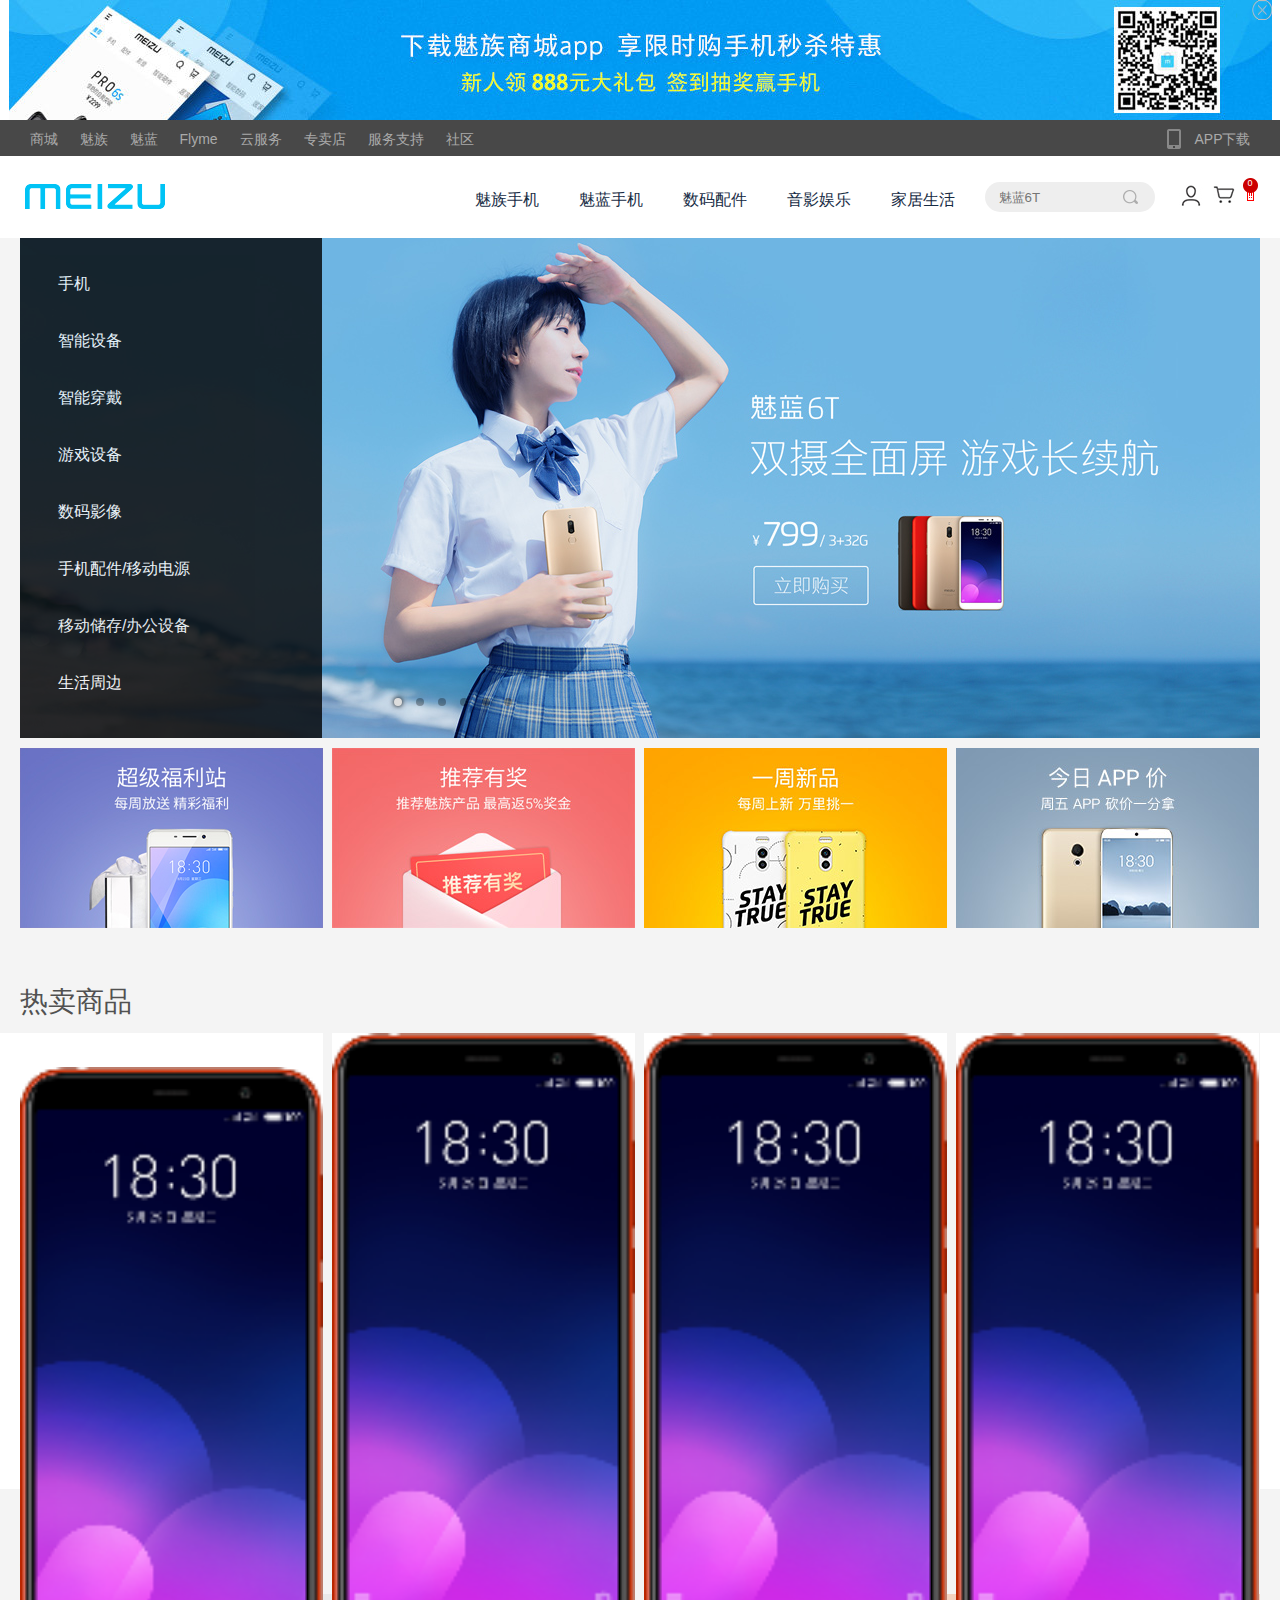
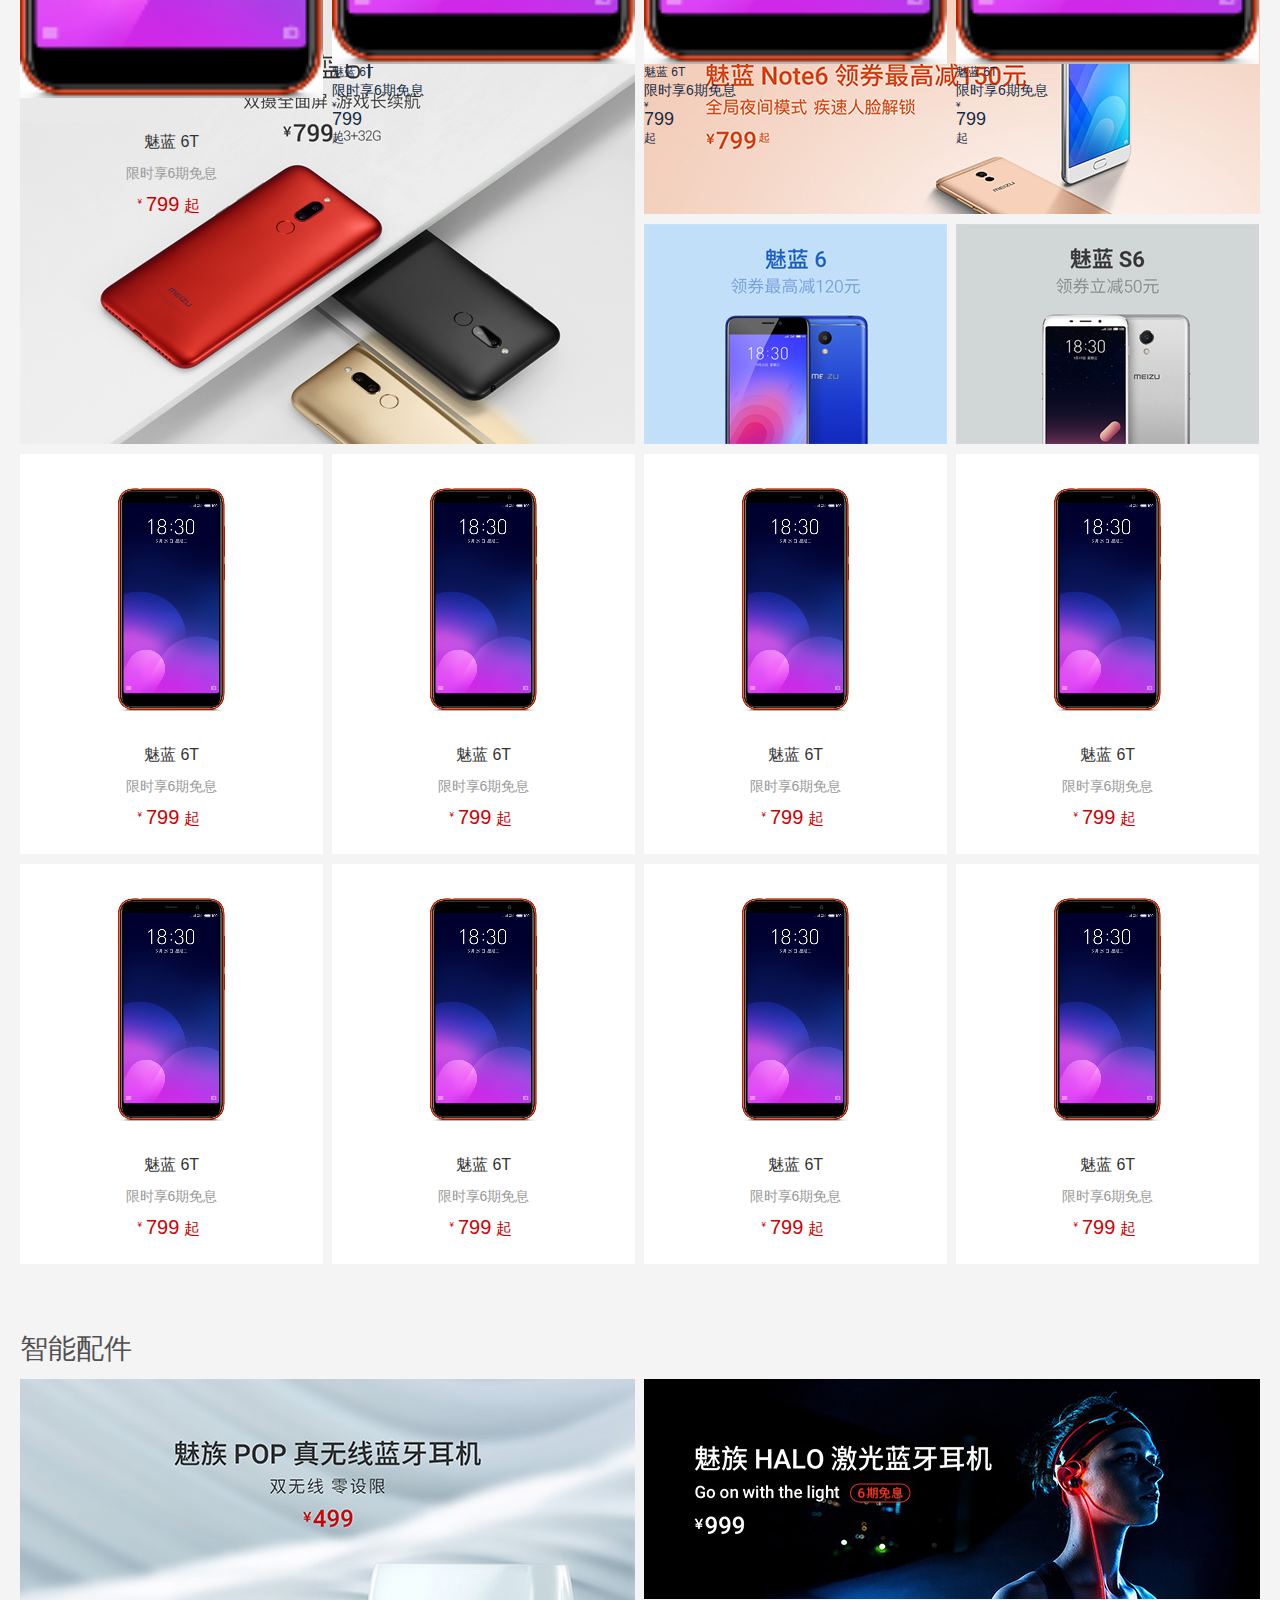
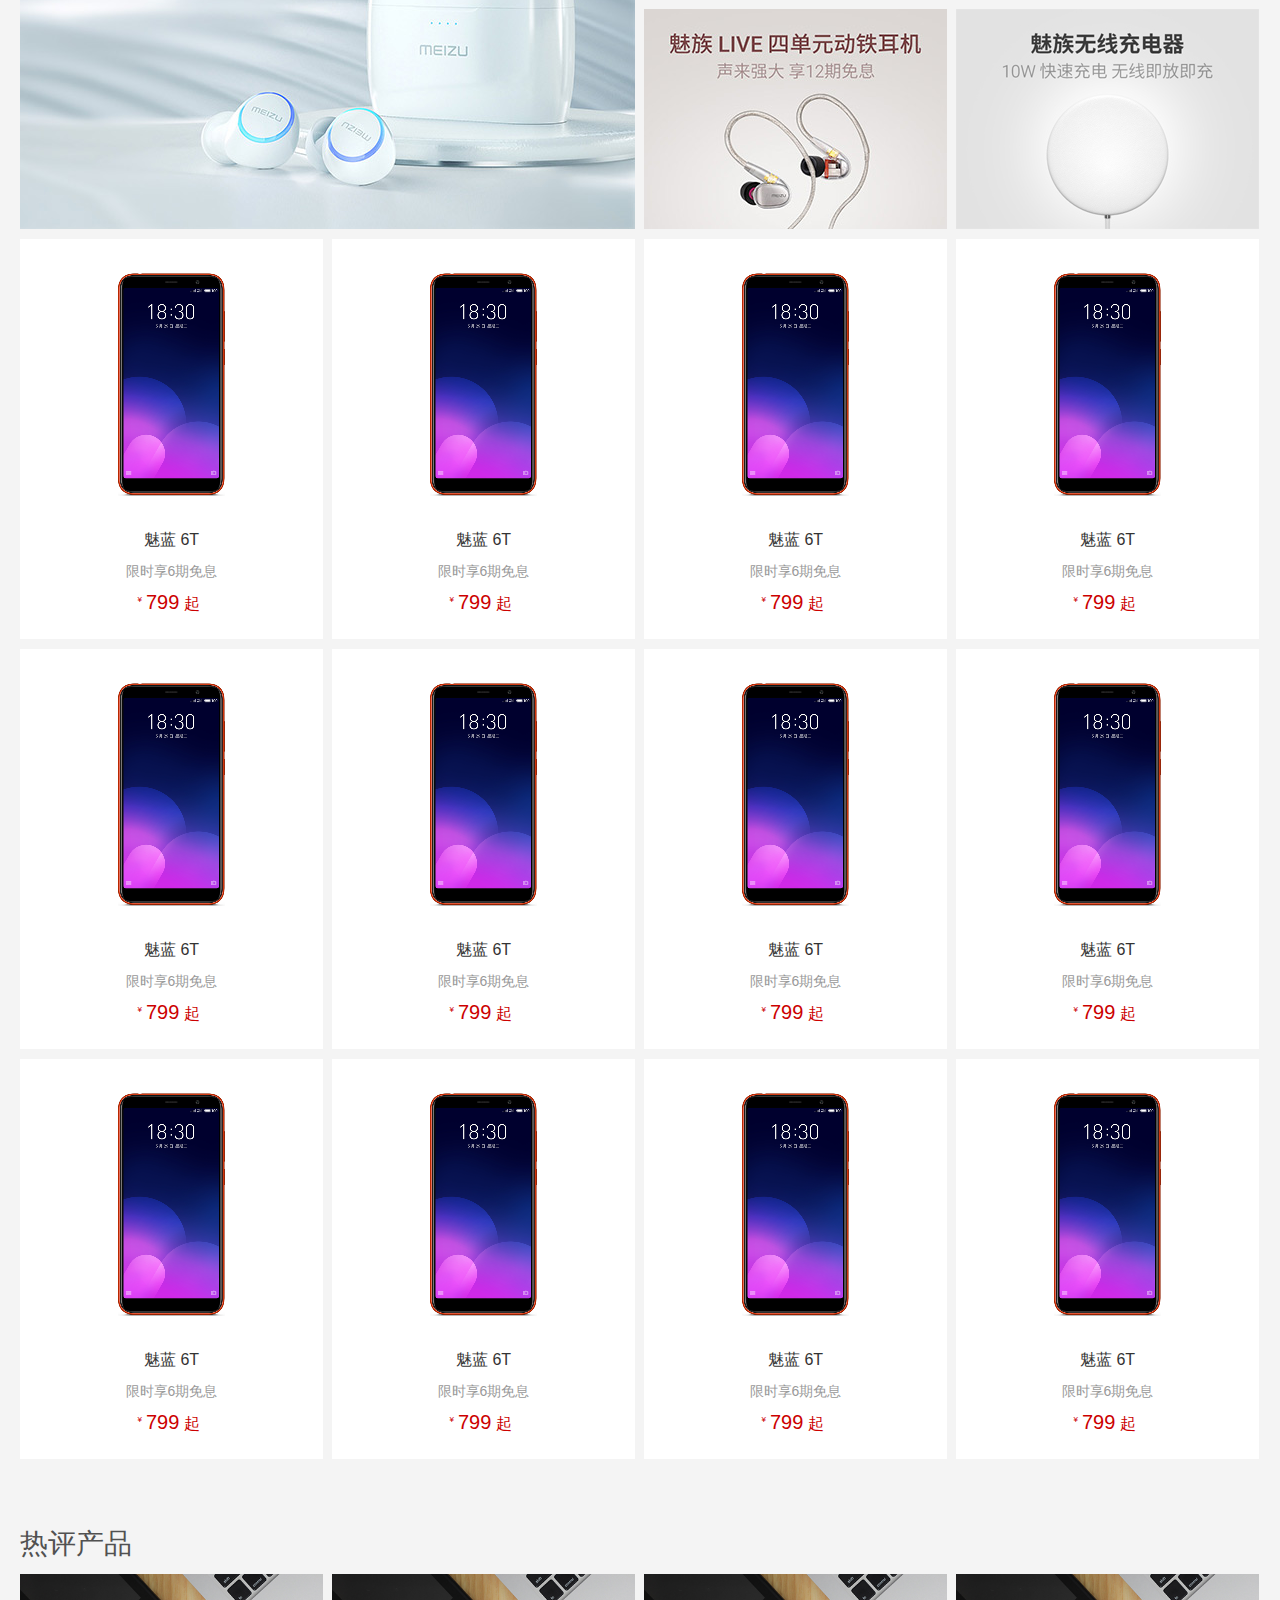
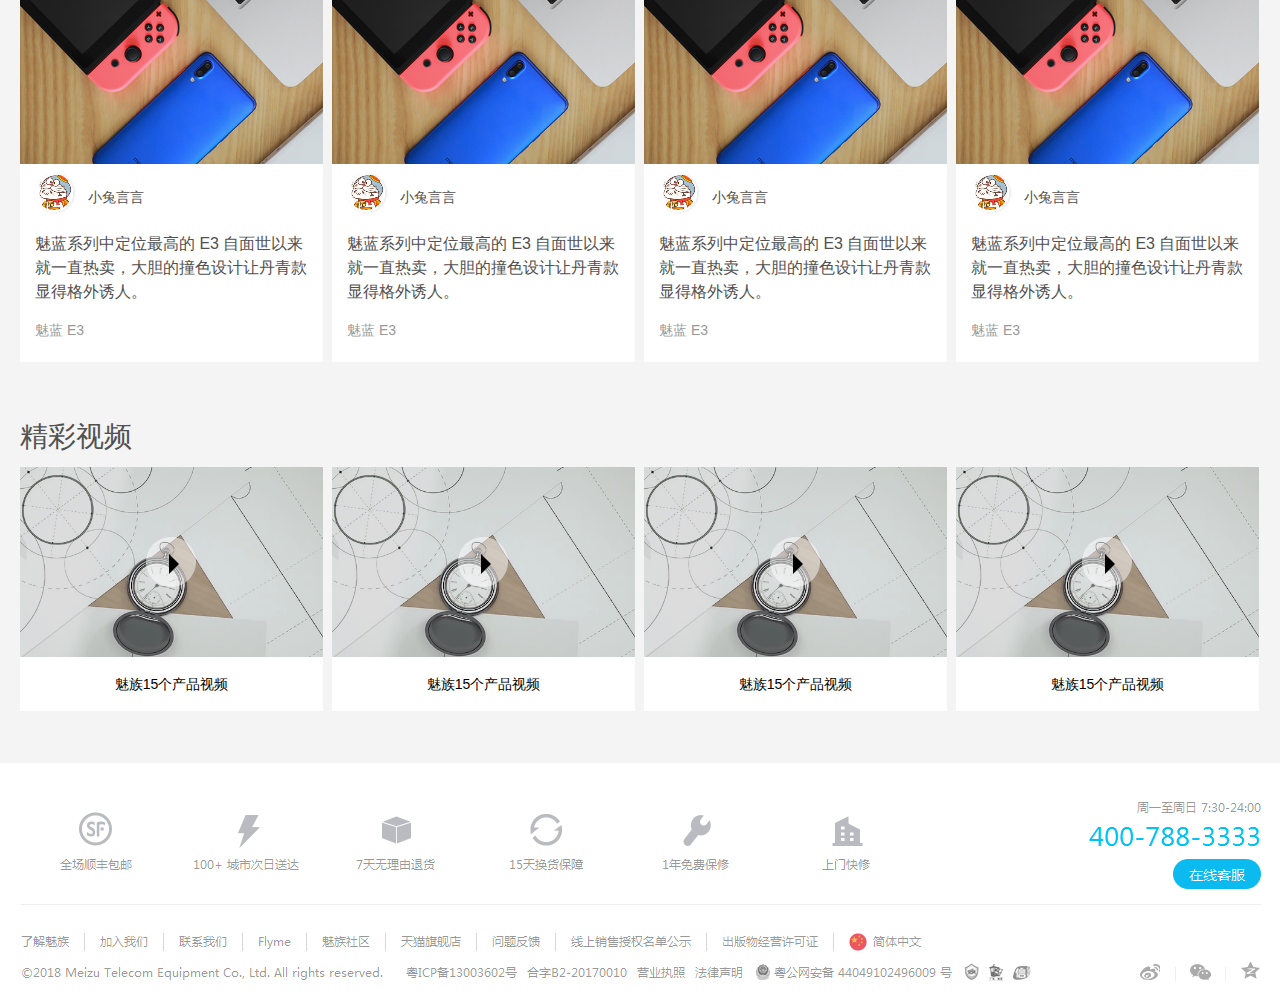
<file: meizu/index.html>
<!DOCTYPE html>
<html lang="en">
<head>
    <meta charset="UTF-8">
    <meta name="viewport" content="width=device-width, initial-scale=1.0">
    <meta http-equiv="X-UA-Compatible" content="ie=edge">
    <title>魅族首页</title>
    <link rel="stylesheet" href="css/style.css">
</head>

<body>
    <div class="nox">
        <div class="nox1">
            <a href="">
                <img src = "images/hader.png" alt = " " title = "APP下载">
            </a>
                <img  class="removenox" src="images/hadercuo.png" alt="" title="关闭">    
        </div>
          
    </div>  


<a id="fixation">
    <div class="s1"></div>
    <div class="s2"></div>
    <div class="s3"></div>
    <div class="s21"></div>
</a>




<div class="LoutiNav">
    <ul>
        <li>1F <span>热卖</span> </li>
        <li>2F <span>手机</span> </li>
        <li>3F <span>配件</span> </li>
        <li>4F <span>热评</span> </li>
        <li>5F <span>视频</span> </li>
    </ul>
</div>












    <!-- top -->
    <div class="top">
        <div class="top1">
            <div class="top2">
                <ul>
                    <li><a href="">商城</a></li>
                    <li><a href="">魅族</a></li>
                    <li><a href="">魅蓝</a></li>
                    <li><a href="">Flyme</a></li>
                    <li><a href="">云服务</a></li>
                    <li><a href="">专卖店</a></li>
                    <li><a href="">服务支持</a></li>
                    <li class="liR0"><a href="">社区</a></li>
                </ul>

                <div class="topR">
                    <img src="images/xiaoshouji.png" alt="">
                    <span>APP下载</span>
                    <div class="topRshow">
                        <div><img src="images/sanjiao.png" alt=""></div> 
                        <a href="">
                            <img src="images/app_down_icon_1_a2c5374.png" alt="">
                            <img src="images/app_down_icon_1_a2c5374.png" alt="">
                        </a>
                    </div>
                </div>
            </div>
        </div>
    </div>

<!-- navigation -->
<div class="navwai">
<div class="nav">
    <a href=""><img src="images/download.png" alt=""></a>
    <ul class="navigation">
        <li id="meizu1"><a href="">魅族手机</a>
            <div id="pull-down">
                <ul id="meizushouji">
                    <li><a href=""><p>魅族 15</p></a></li>
                    <li><a href=""><p>魅族 15 Plus</p></li>
                    <li><a href=""><p>魅族 M15</p></a></li>
                    <li><a href=""><p>魅族 PRO 7</p></a></li>
                    <li><a href=""><p>PRO 7 Plus</p></a></li>
                    <li><a href=""><p>PRO 6 Plus</p></a></li>
                </ul>
            </div>
        </li>

        <li id="meizu2"><a href="">魅蓝手机</a>
            <div id="pull-down2">
                    <ul id="meizushouji2">
                        <li><a href=""><p>魅族 15</p></a></li>
                        <li><a href=""><p>魅族 15 Plus</p></li>
                        <li><a href=""><p>魅族 M15</p></a></li>
                        <li><a href=""><p>魅族 PRO 7</p></a></li>
                        <li><a href=""><p>PRO 7 Plus</p></a></li>
                        <li><a href=""><p>PRO 6 Plus</p></a></li>
                    </ul>
                </div>
        </li>

        <li id="meizu3"><a href="">数码配件</a>
            <div id="pull-down3">
                    <ul id="meizushouji3">
                        <li><a href=""><p>魅族 15</p></a></li>
                        <li><a href=""><p>魅族 15 Plus</p></li>
                        <li><a href=""><p>魅族 M15</p></a></li>
                        <li><a href=""><p>魅族 PRO 7</p></a></li>
                        <li><a href=""><p>PRO 7 Plus</p></a></li>
                        <li><a href=""><p>PRO 6 Plus</p></a></li>
                    </ul>
            </div>
        </li>

        <li id="meizu4"><a href="">音影娱乐</a>
            <div id="pull-down4">
                    <ul id="meizushouji4">
                        <li><a href=""><p>魅族 15</p></a></li>
                        <li><a href=""><p>魅族 15 Plus</p></li>
                        <li><a href=""><p>魅族 M15</p></a></li>
                        <li><a href=""><p>魅族 PRO 7</p></a></li>
                        <li><a href=""><p>PRO 7 Plus</p></a></li>
                        <li><a href=""><p>PRO 6 Plus</p></a></li>
                    </ul>
            </div>
        </li>

        <li id="meizu5"><a href="">家居生活</a>
            <div id="pull-down5">
                    <ul id="meizushouji5">
                        <li><a href=""><p>魅族 15</p></a></li>
                        <li><a href=""><p>魅族 15 Plus</p></li>
                        <li><a href=""><p>魅族 M15</p></a></li>
                        <li><a href=""><p>魅族 PRO 7</p></a></li>
                        <li><a href=""><p>PRO 7 Plus</p></a></li>
                        <li><a href=""><p>PRO 6 Plus</p></a></li>
                    </ul>
            </div>
        </li>
    </ul>

    <div class="seek">
        <input class="wenben" type="text" placeholder="魅蓝6T">
        <a class="seekimg" href=""><img src="images/seek.png" alt=""></a>
    </div>
    <div class="seekRight">
            <a id="Personal"href="">
                <img src="images/download1.jpg" alt="">
                <div id="mypull-down">
                        <ul>
                            <li><a href="IDLogin/IDLogin.html">立即登录</a></li>
                            <li><a href="register/register.html">立即注册</a></li>
                            <li><a href="">我的订单</a></li>
                            <li><a href="">M码通道</a></li>
                        </ul>
                </div>
            </a>

            <a id="Personal2" href="javascript: ">
                <img id = "e1" src="images/download.jpg" alt="">
                <span>0</span>
                <img class="laji" src="images/remove.png" alt="">
                
            </a>
    </div>
       
</div>
</div>

<!-- banner -->
<div id="banner">
<div id="banner1">
    <div class="container" id="container">
            <ul id="list">
                <li style="background:url(images/download3.jpg)"></li>
                <li style="background:url(images/download4.jpg)"></li>
                <li style="background:url(images/download5.jpg)"></li>
                <li style="background:url(images/download6.jpg)"></li>
                <li style="background:url(images/download7.jpg)"></li>
                <li style="background:url(images/download2.jpg)"></li>
                <li style="background:url(images/download3.jpg)"></li>
    
            </ul>
            <div id="btn">
                <span><<</span>
                <span>>></span>
            </div>
            <div id="btnlist">
                    <span class="active"></span>
                    <span></span>
                    <span></span>
                    <span></span>
                    <span></span>
                    <span></span>
            </div>

    </div>
        <!-- menu -->
        <div id="menu">
            <div class="menuin">
                <ul>
                    <li><a href="">手机</a></li>
                    <li><a href="">智能设备</a></li>
                    <li><a href="">智能穿戴</a></li>
                    <li><a href="">游戏设备</a></li>
                    <li><a href="">数码影像</a></li>
                    <li><a href="">手机配件/移动电源</a></li>
                    <li><a href="">移动储存/办公设备</a></li>
                    <li><a href="">生活周边</a></li>
                </ul>
            </div>  
        </div>

    </div>
</div>











<!-- activity -->
<div id="activity">
    <div class="activityin">
        <a href=""><img src="images/activity1.jpg" alt=""></a>
        <a href=""><img src="images/activity2.jpg" alt=""></a>
        <a href=""><img src="images/activity3.jpg" alt=""></a>
        <a class="activityinR0" href=""><img src="images/activity4.jpg" alt=""></a>
    </div>
</div>


<!-- hot sale -->
<div class="hot-sale">
    <div class="hot-salein">
        <h3>热卖商品</h3>
    </div>
</div>

<div class="hot-salelist1">
    <div class="hot-salelistin1">
        <ul>
            <li class="hot-salelistinone1">
                <a href="indent/indent.html">
                    <img src="images/hot-salelistin1.png" alt="">
                    <p>魅蓝 6T</p>
                    <h3>限时享6期免息</h3>
                    <span>
                        <h6>¥</h6>
                        <h2>799</h2>
                        <em>起</em>
                    </span>
                </a>
            </li>


            <li class="hot-salelistinone">
                <a href="">
                    <img src="images/hot-salelistin1.png" alt="">
                    <p>魅蓝 6T</p>
                    <h3>限时享6期免息</h3>
                    <span>
                        <h6>¥</h6>
                        <h2>799</h2>
                        <em>起</em>
                    </span>
                </a>
            </li>


            <li class="hot-salelistinone">
                <a href="">
                    <img src="images/hot-salelistin1.png" alt="">
                    <p>魅蓝 6T</p>
                    <h3>限时享6期免息</h3>
                    <span>
                        <h6>¥</h6>
                        <h2>799</h2>
                        <em>起</em>
                    </span>
                </a>
            </li>


            <li class="hot-salelistinone2">
                <a href="">
                    <img src="images/hot-salelistin1.png" alt="">
                    <p>魅蓝 6T</p>
                    <h3>限时享6期免息</h3>
                    <span>
                        <h6>¥</h6>
                        <h2>799</h2>
                        <em>起</em>
                    </span>
                </a>
            </li>
        </ul>
    </div>
</div>






<!-- phone -->
<div class="phone">
        <div class="phonein">
            <h3>手机</h3>
        </div>
</div>
<div class="phonein-list">
    <div class="phonein-listin">
        <a href="detail/detail.html"><img src="images/phonein-listin1.png" alt=""></a>
        <a href="detail/detail.html"><img src="images/phonein-listin2.png" alt=""></a>
        <a href="detail/detail.html"><img src="images/phonein-listin3.png" alt=""></a>
        <a href="detail/detail.html"><img src="images/phonein-listin4.png" alt=""></a>
    </div>
</div>
<div class="phonelist">
<div class="hot-salelist">
    <div class="hot-salelistin">
        <ul>
            <li class="hot-salelistinone">
                <a href="">
                    <img src="images/hot-salelistin1.png" alt="">
                    <p>魅蓝 6T</p>
                    <h3>限时享6期免息</h3>
                    <span>
                        <h6>¥</h6>
                        <h2>799</h2>
                        <em>起</em>
                    </span>
                </a>
            </li>


            <li class="hot-salelistinone">
                <a href="">
                    <img src="images/hot-salelistin1.png" alt="">
                    <p>魅蓝 6T</p>
                    <h3>限时享6期免息</h3>
                    <span>
                        <h6>¥</h6>
                        <h2>799</h2>
                        <em>起</em>
                    </span>
                </a>
            </li>


            <li class="hot-salelistinone">
                <a href="">
                    <img src="images/hot-salelistin1.png" alt="">
                    <p>魅蓝 6T</p>
                    <h3>限时享6期免息</h3>
                    <span>
                        <h6>¥</h6>
                        <h2>799</h2>
                        <em>起</em>
                    </span>
                </a>
            </li>


            <li class="hot-salelistinone">
                <a href="">
                    <img src="images/hot-salelistin1.png" alt="">
                    <p>魅蓝 6T</p>
                    <h3>限时享6期免息</h3>
                    <span>
                        <h6>¥</h6>
                        <h2>799</h2>
                        <em>起</em>
                    </span>
                </a>
            </li>
        </ul>
    </div>
</div>
</div>

<div class="phonelist">
<div class="hot-salelist">
    <div class="hot-salelistin">
        <ul>
            <li class="hot-salelistinone">
                <a href="">
                    <img src="images/hot-salelistin1.png" alt="">
                    <p>魅蓝 6T</p>
                    <h3>限时享6期免息</h3>
                    <span>
                        <h6>¥</h6>
                        <h2>799</h2>
                        <em>起</em>
                    </span>
                </a>
            </li>


            <li class="hot-salelistinone">
                <a href="">
                    <img src="images/hot-salelistin1.png" alt="">
                    <p>魅蓝 6T</p>
                    <h3>限时享6期免息</h3>
                    <span>
                        <h6>¥</h6>
                        <h2>799</h2>
                        <em>起</em>
                    </span>
                </a>
            </li>


            <li class="hot-salelistinone">
                <a href="">
                    <img src="images/hot-salelistin1.png" alt="">
                    <p>魅蓝 6T</p>
                    <h3>限时享6期免息</h3>
                    <span>
                        <h6>¥</h6>
                        <h2>799</h2>
                        <em>起</em>
                    </span>
                </a>
            </li>


            <li class="hot-salelistinone">
                <a href="">
                    <img src="images/hot-salelistin1.png" alt="">
                    <p>魅蓝 6T</p>
                    <h3>限时享6期免息</h3>
                    <span>
                        <h6>¥</h6>
                        <h2>799</h2>
                        <em>起</em>
                    </span>
                </a>
            </li>
        </ul>
    </div>
</div>
</div>







<!-- Smart accessories -->
<div class="phone">
        <div class="phonein">
            <h3>智能配件</h3>
        </div>
</div>
<div class="phonein-list">
    <div class="phonein-listin">
        <a href=""><img src="images/accessories1.png" alt=""></a>
        <a href=""><img src="images/accessories2.png" alt=""></a>
        <a href=""><img src="images/accessories3.png" alt=""></a>
        <a href=""><img src="images/accessories4.png" alt=""></a>
    </div>
</div>
<div class="accessories">
<div class="hot-salelist">
    <div class="hot-salelistin">
        <ul>
            <li class="hot-salelistinone">
                <a href="">
                    <img src="images/hot-salelistin1.png" alt="">
                    <p>魅蓝 6T</p>
                    <h3>限时享6期免息</h3>
                    <span>
                        <h6>¥</h6>
                        <h2>799</h2>
                        <em>起</em>
                    </span>
                </a>
            </li>


            <li class="hot-salelistinone">
                <a href="">
                    <img src="images/hot-salelistin1.png" alt="">
                    <p>魅蓝 6T</p>
                    <h3>限时享6期免息</h3>
                    <span>
                        <h6>¥</h6>
                        <h2>799</h2>
                        <em>起</em>
                    </span>
                </a>
            </li>


            <li class="hot-salelistinone">
                <a href="">
                    <img src="images/hot-salelistin1.png" alt="">
                    <p>魅蓝 6T</p>
                    <h3>限时享6期免息</h3>
                    <span>
                        <h6>¥</h6>
                        <h2>799</h2>
                        <em>起</em>
                    </span>
                </a>
            </li>


            <li class="hot-salelistinone">
                <a href="">
                    <img src="images/hot-salelistin1.png" alt="">
                    <p>魅蓝 6T</p>
                    <h3>限时享6期免息</h3>
                    <span>
                        <h6>¥</h6>
                        <h2>799</h2>
                        <em>起</em>
                    </span>
                </a>
            </li>
        </ul>
    </div>
</div>
</div>

<div class="accessories">
<div class="hot-salelist">
    <div class="hot-salelistin">
        <ul>
            <li class="hot-salelistinone">
                <a href="">
                    <img src="images/hot-salelistin1.png" alt="">
                    <p>魅蓝 6T</p>
                    <h3>限时享6期免息</h3>
                    <span>
                        <h6>¥</h6>
                        <h2>799</h2>
                        <em>起</em>
                    </span>
                </a>
            </li>


            <li class="hot-salelistinone">
                <a href="">
                    <img src="images/hot-salelistin1.png" alt="">
                    <p>魅蓝 6T</p>
                    <h3>限时享6期免息</h3>
                    <span>
                        <h6>¥</h6>
                        <h2>799</h2>
                        <em>起</em>
                    </span>
                </a>
            </li>


            <li class="hot-salelistinone">
                <a href="">
                    <img src="images/hot-salelistin1.png" alt="">
                    <p>魅蓝 6T</p>
                    <h3>限时享6期免息</h3>
                    <span>
                        <h6>¥</h6>
                        <h2>799</h2>
                        <em>起</em>
                    </span>
                </a>
            </li>


            <li class="hot-salelistinone">
                <a href="">
                    <img src="images/hot-salelistin1.png" alt="">
                    <p>魅蓝 6T</p>
                    <h3>限时享6期免息</h3>
                    <span>
                        <h6>¥</h6>
                        <h2>799</h2>
                        <em>起</em>
                    </span>
                </a>
            </li>
        </ul>
    </div>
</div>
</div>
<div class="accessories">
<div class="hot-salelist">
<div class="hot-salelistin">
    <ul>
        <li class="hot-salelistinone">
            <a href="">
                <img src="images/hot-salelistin1.png" alt="">
                <p>魅蓝 6T</p>
                <h3>限时享6期免息</h3>
                <span>
                    <h6>¥</h6>
                    <h2>799</h2>
                    <em>起</em>
                </span>
            </a>
        </li>


        <li class="hot-salelistinone">
            <a href="">
                <img src="images/hot-salelistin1.png" alt="">
                <p>魅蓝 6T</p>
                <h3>限时享6期免息</h3>
                <span>
                    <h6>¥</h6>
                    <h2>799</h2>
                    <em>起</em>
                </span>
            </a>
        </li>


        <li class="hot-salelistinone">
            <a href="">
                <img src="images/hot-salelistin1.png" alt="">
                <p>魅蓝 6T</p>
                <h3>限时享6期免息</h3>
                <span>
                    <h6>¥</h6>
                    <h2>799</h2>
                    <em>起</em>
                </span>
            </a>
        </li>


        <li class="hot-salelistinone">
            <a href="">
                <img src="images/hot-salelistin1.png" alt="">
                <p>魅蓝 6T</p>
                <h3>限时享6期免息</h3>
                <span>
                    <h6>¥</h6>
                    <h2>799</h2>
                    <em>起</em>
                </span>
            </a>
        </li>
    </ul>
</div>
</div>
</div>










<!-- Buzz products -->
<div class="phone">
    <div class="phonein">
        <h3>热评产品</h3>
    </div>
</div>
<div class="Buzz-products">
    <div class="Buzz-productsin">
            <dl>
                <dt>
                    <img src="images/Buzz-products1.png" alt=""> 
                </dt>
                <dd>
                    <img src="images/portrait1.png" alt="">
                    <span>小兔言言</span>
                    <h3>魅蓝系列中定位最高的 E3 自面世以来就一直热卖，大胆的撞色设计让丹青款显得格外诱人。</h3>
                    <p>魅蓝 E3</p>
                </dd>
            </dl>

            <dl>
                <dt>
                    <img src="images/Buzz-products1.png" alt=""> 
                </dt>
                <dd>
                    <img src="images/portrait1.png" alt="">
                    <span>小兔言言</span>
                    <h3>魅蓝系列中定位最高的 E3 自面世以来就一直热卖，大胆的撞色设计让丹青款显得格外诱人。</h3>
                    <p>魅蓝 E3</p>
                </dd>
            </dl>

            <dl>
                <dt>
                    <img src="images/Buzz-products1.png" alt=""> 
                </dt>
                <dd>
                    <img src="images/portrait1.png" alt="">
                    <span>小兔言言</span>
                    <h3>魅蓝系列中定位最高的 E3 自面世以来就一直热卖，大胆的撞色设计让丹青款显得格外诱人。</h3>
                    <p>魅蓝 E3</p>
                </dd>
            </dl>


            <dl class="Buzz-productsin4">
                <dt>
                    <img src="images/Buzz-products1.png" alt=""> 
                </dt>
                <dd>
                    <img src="images/portrait1.png" alt="">
                    <span>小兔言言</span>
                    <h3>魅蓝系列中定位最高的 E3 自面世以来就一直热卖，大胆的撞色设计让丹青款显得格外诱人。</h3>
                    <p>魅蓝 E3</p>
                </dd>
                </dl>
    </div>
</div>




<!--  video -->
<div class="phone">
    <div class="phonein">
        <h3>精彩视频</h3>
    </div>
</div>
<div class="video">
    <div class="videoin">
        <dl>
            <dt>
                <img src="images/video1.png" alt="">
            </dt>
            <dd>
               魅族15个产品视频
            </dd>
        </dl>
        <dl>
            <dt>
                <img src="images/video1.png" alt="">
            </dt>
            <dd>
                魅族15个产品视频
            </dd>
        </dl>
        <dl>
            <dt>
                <img src="images/video1.png" alt="">
            </dt>
            <dd>
                魅族15个产品视频
            </dd>
        </dl>
        <dl class="videoin4">
            <dt>
                <img src="images/video1.png" alt="">
            </dt>
            <dd>
                魅族15个产品视频
            </dd>
        </dl>
    </div>
</div>





<!--  bottom -->
<div class="bottom">
    <div class="bottomin">
        <img src="images/bottom.png" alt="">
    </div>
</div>





</body>


<script>
    var oImg = document.getElementById("e1");
    oImg.onclick = function fn(){
        window.location.href="indent/indent.html" ;
    }
    fn();
</script>
<script src="js/jquery-3.2.1.js"></script>
<script src="js/pull-down .js"></script>
<script src="js/move.js"></script>
<script src="js/banner.js"></script>
<script src="http://apps.bdimg.com/libs/jquery.cookie/1.4.1/jquery.cookie.js"></script>
</html>
</file>
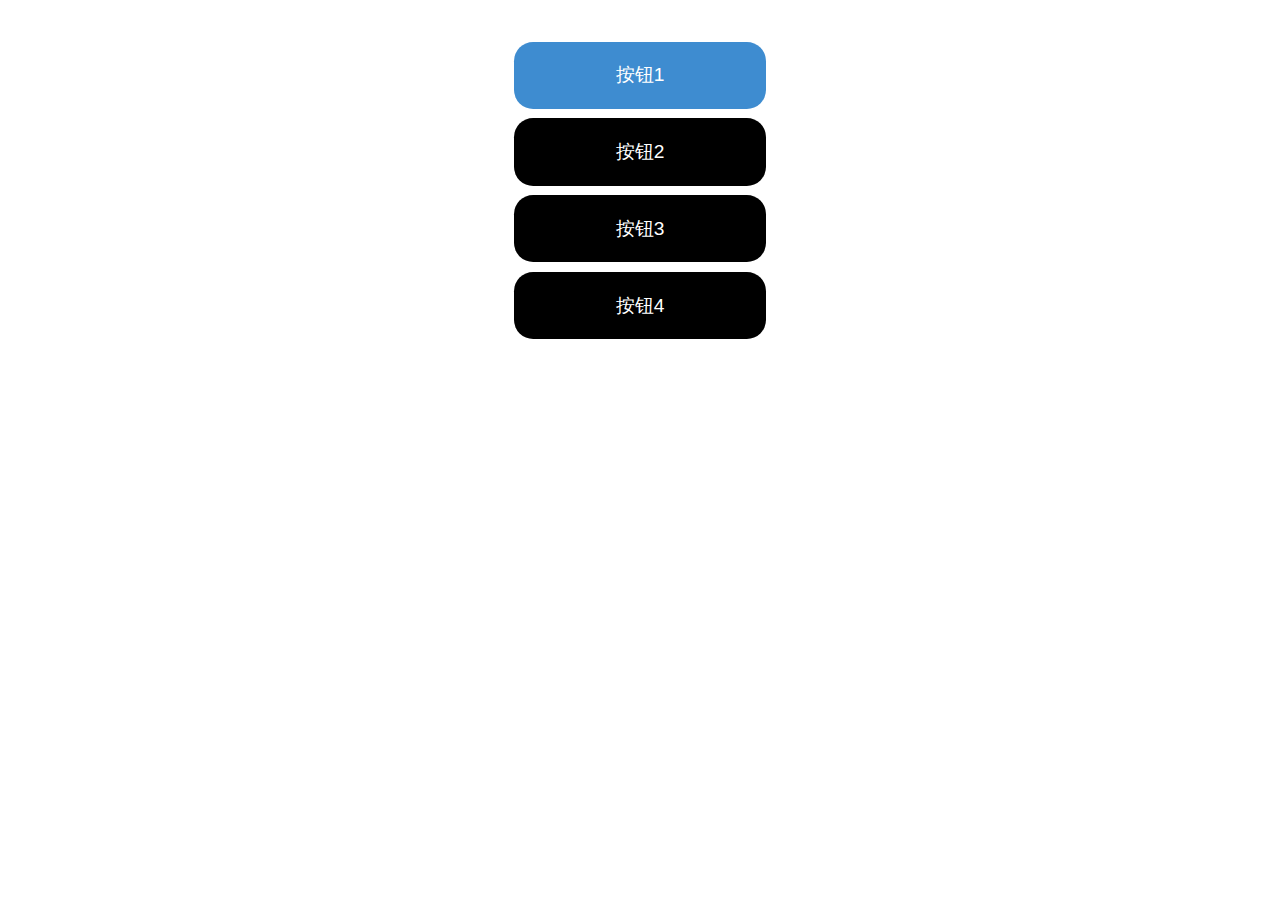
<file: meizu/detail/切换样式.html>
<!DOCTYPE html>
<html lang="en">
<head>
    <meta charset="UTF-8">
    <meta name="viewport" content="width=device-width, initial-scale=1.0">
    <meta http-equiv="X-UA-Compatible" content="ie=edge">
    <title>Document</title>
    <style>
    .btn1{
        border:none;
        height:3.5em;
        background-color:#000000;
        color:white;
        font-size:1.2em;
        margin-top:0.5em;
        width:100%;
        border-radius:1em;
        }
    .btn2{
        border:none;
        height:3.5em;
        background-color:#3E8CD0;
        color:white;
        font-size:1.2em;
        margin-top:0.5em;
        width:100%;
        border-radius:1em;
    }

    </style>
</head>
<body>
    <div id="main" style="margin:auto 0">
        <!--四个按钮-->
        <div style="margin-top:2em;" align="center">
          <div style="width:20%"><button id = "1" type = "button" class = "btn2"> 按钮1</button></div>
          <div style="width:20%"><button  id = "2" type = "button" class = "btn1"> 按钮2</button></div>
          <div style="width:20%"><button id = "3" type = "button" class = "btn1"> 按钮3</button></div>
          <div style="width:20%"><button id = "4" type ="button" class = "btn1"> 按钮4</button></div>
        </div>
</div>

</body>
<script>
	window.onload = function(){
	    var arr = document.getElementsByTagName('button');
        for(var i = 0;i<arr.length;i++){
            arr[i].onclick = function(){	
			    //this是当前激活的按钮，在这里可以写对应的操作	
			    if(this.className == 'btn1'){
		            this.className = 'btn2';
				    var name = this.id;
				    var btn = document.getElementsByClassName('btn2');
			        for(var j=0;j<btn.length;j++){
				        if(btn[j].id!=name){
					        btn[j].className = 'btn1';
				    	}
				    }	
				}
             } 
         }
	 }

</script>
</html>
</file>
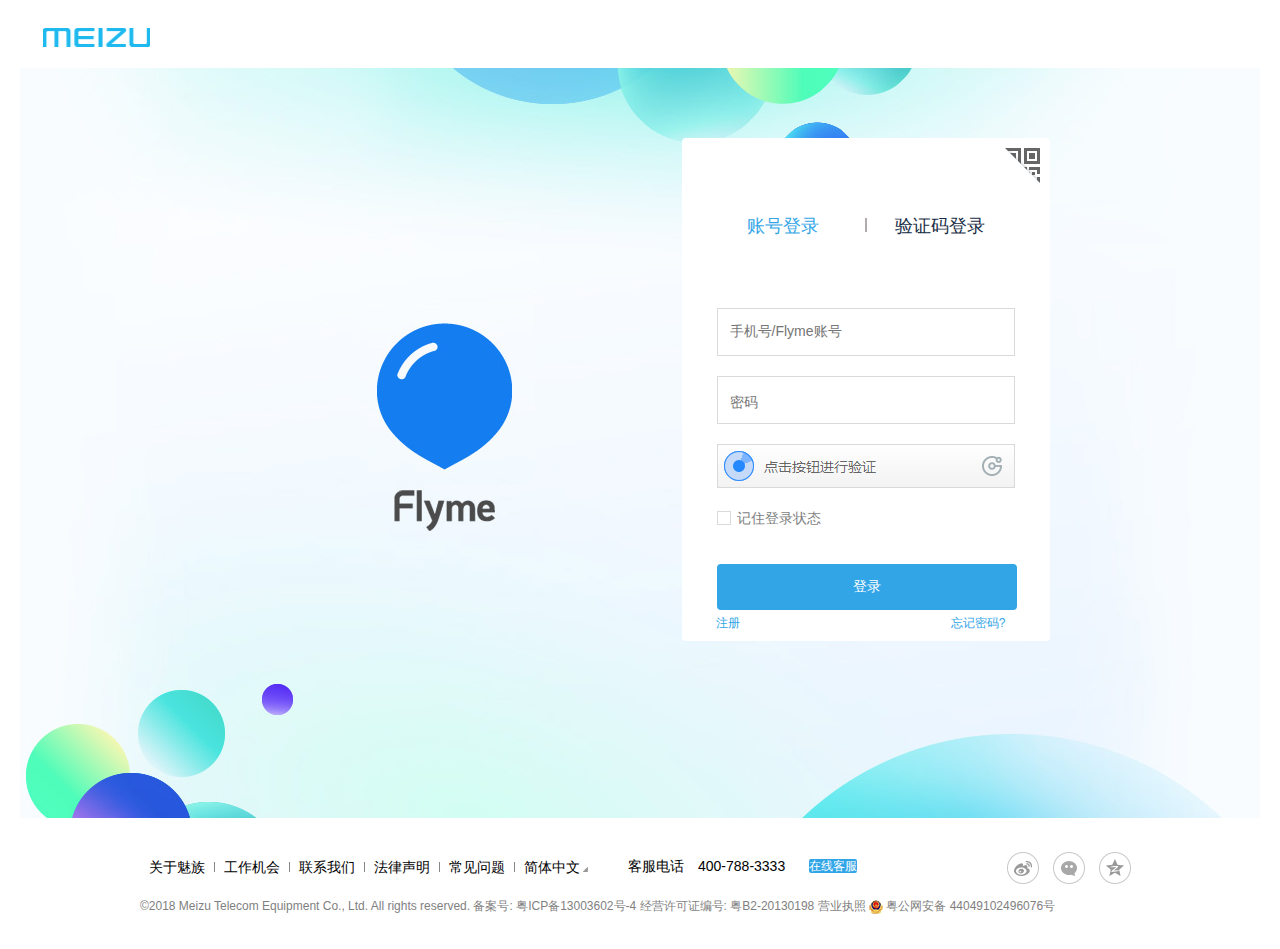
<file: meizu/IDLogin/IDLogin.html>
<!DOCTYPE html>
<html lang="en">
<head>
    <meta charset="UTF-8">
    <meta name="viewport" content="width=device-width, initial-scale=1.0">
    <meta http-equiv="X-UA-Compatible" content="ie=edge">
    <title>账号登录</title>
    <link rel="stylesheet" href="css/style.css">
</head>
<body>
<!-- top -->
<div class="top">
    <div class="top1">
        <div class="top2">
        <a href="">
            <img src="images/xiaologo.png" alt="">
        </a>
        </div>  
    </div>
</div>





<!-- center -->
<div class="content">
    <div class="contentbj">
        <div class="login">
            <div class="login1">
                <div class="qr">
                        <a href=""><img src="images/download8.png" alt=""></a>
                </div>

                <div class="wenzi">
                    <a href="IDLogin/IDLogin.html">
                        <span>账号登录</span>
                    </a>
                    <a href="../verifyLogin/verifyLogin.html">
                        <p>验证码登录</p>
                    </a>
                </div>

                <form>
                    <div id="import1">
                        <input  type="text" placeholder="手机号/Flyme账号" id="usr">
                    </div>
    
                    <div id="import2">
                        <input  type="password" placeholder="密码" id="pwd">
                    </div>
                    <div id="import3">
                        <a href="">
                            <i></i>
                        </a>
                    </div>

                    <div id="import5">
                        <i id="kaung"></i>
                        <i class="kaung1"></i>
                        <span>记住登录状态</span>
                    </div>
                    <button id="btn">登录</button>
                </form>
                <div class="lanzi">
                    <a href="">注册</a>
                    <a href="" class="R0">忘记密码?</a>
                </div>
            </div>
        </div>
    </div>
</div>





<!-- bottom -->
<div class="btm">
    <div class="btm1">
        <ul>
            <li><a href="">关于魅族</a></li>
            <li><a href="">工作机会</a></li>
            <li><a href="">联系我们</a></li>
            <li><a href="">法律声明</a></li>
            <li><a href="">常见问题</a></li>
            <li class="Lr0"><a href="">简体中文</a></li>
            <li class="sj"><img src="images/xiaosanjiao.png" alt=""></li>
        </ul>
        <div class="kf">
            <span>客服电话</span>
            <p>400-788-3333</p>
            <a href="">在线客服</a>
        </div>

        <div id="Dsf">
            <a href=""></a>
            <a id="Dsf2" href="">
                <img src="images/download9.png" alt="">
            </a>
            <a href=""></a>
        </div>

        <div class="Ba">
            <span>©2018 Meizu Telecom Equipment Co., Ltd. All rights reserved.</span>
            <a href="">备案号: 粤ICP备13003602号-4</a>
            <a href="">经营许可证编号: 粤B2-20130198</a>
            <a href="">营业执照</a>
            <a href=""><img src="images/download7.png" alt=""></a>
            <a href="">粤公网安备 44049102496076号</a>
        </div>

    </div>

</div>
</body>
<script src="js/jquery-3.2.1.js"></script>
<script src="js/pull-down.js"></script>
<script>
    var loginBtn = document.querySelector("#btn");
	var txtName = document.querySelector("#usr");
	var txtPwd = document.querySelector("#pwd");
	loginBtn.onclick = function(){
		//取出cookie数据
		var str = document.cookie;//tel=13299900009; username=admin; addr=北京市; userpwd=admin
		//str = str.replace( /\s/g,"" );
		//console.log( str );
		var arr = str.split("; ");//字符串拆分成数组
		//["tel=13299900009","username=admin","addr=北京市","userpwd=admin"]
		for( var i = 0 ; i < arr.length ; i++ ){
			var item = arr[i].split("=");
			if( item[0] == "username" ){//取用户名
				cookieName = item[1];
			}
			if( item[0] == "userpwd" ){//取密码
				cookiePwd = item[1];
			}
		}
		//获取用户输入的用户名和密码 :
		var tname = txtName.value;
		var tpwd = txtPwd.value;
		
		if( cookieName == tname && cookiePwd == tpwd ){
            alert("登录成功");
            location.href = "../index.html";
		}else{
			alert("用户名或密码错误");
		}
	}
</script>
</html>
</file>
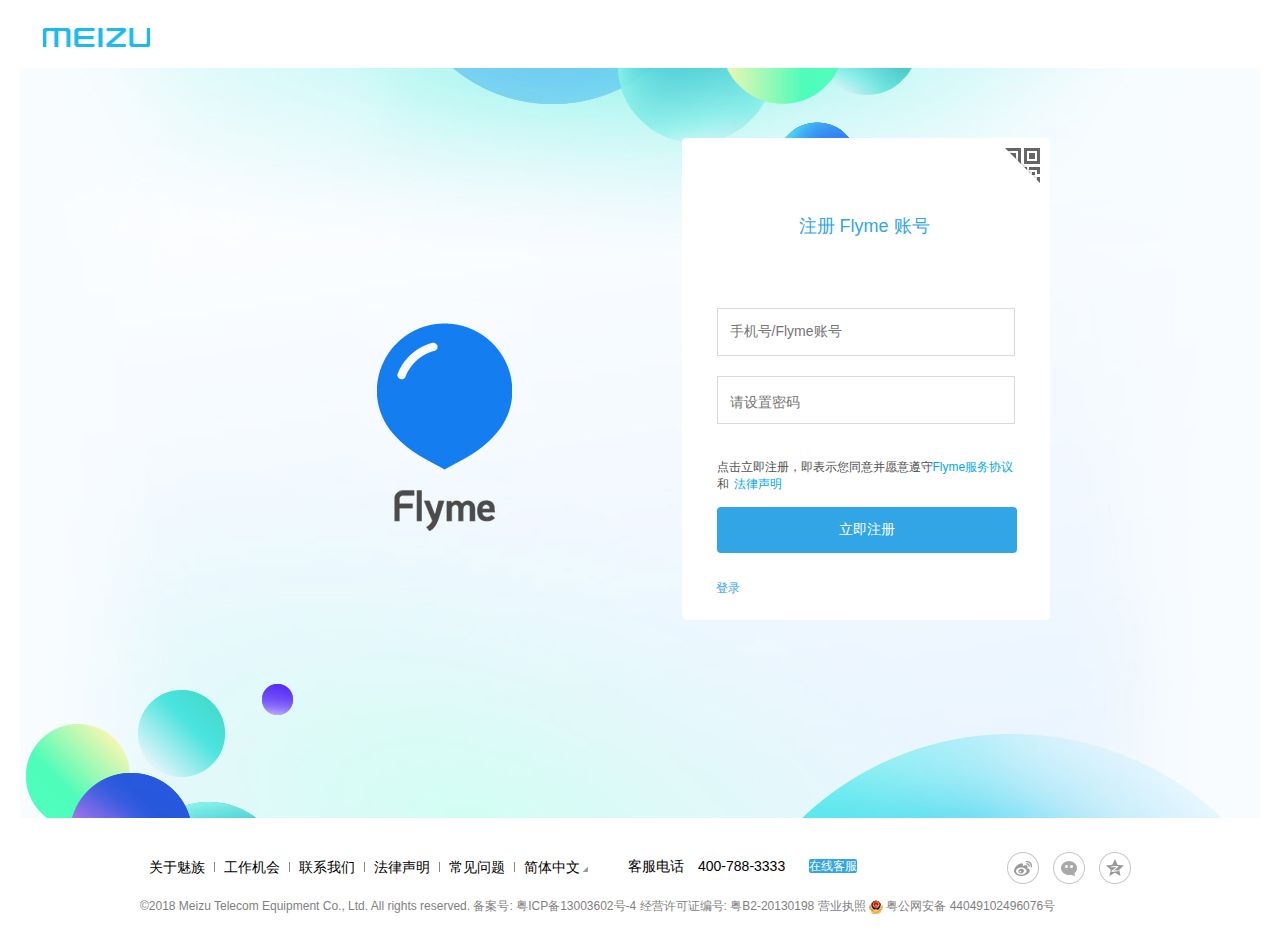
<file: meizu/register/register.html>
<!DOCTYPE html>
<html lang="en">
<head>
    <meta charset="UTF-8">
    <meta name="viewport" content="width=device-width, initial-scale=1.0">
    <meta http-equiv="X-UA-Compatible" content="ie=edge">
    <title>注册页面</title>
    <link rel="stylesheet" href="css/style.css">
    <style>
    a{text-decoration: none;}


    label{
        font-size: 12px;
        color:#ddd;
        display: none;
    }
    label.success{
        color:#2b8cc5;
    }
    label.error{
        color:red;
    }
    </style>
</head>

<body>
<!-- top -->
<div class="top">
    <div class="top1">
        <div class="top2">
        <a href="">
            <img src="images/xiaologo.png" alt="">
        </a>
        </div>  
    </div>
</div>




<!-- center -->
<div class="content">
    <div class="contentbj">
        <div class="login">
            <div class="login1">
                <div class="qr">
                        <a href=""><img src="images/download8.png" alt=""></a>
                </div>

                <div class="wenzi">
                        <span>注册 Flyme 账号</span>
                </div>

                <form>
                   
                    <p id="import1">
                        <input type="text" id="usr" data-valide="valideUsrStr" placeholder="手机号/Flyme账号">
                    </p>
                    <label for="usr"></label>

                    <p id="import2">
                        <input type="password" id="pwd" data-valide="validePwdStr" placeholder="请设置密码">
                    </p>
                    <label for="pwd"></label>

                    <div id="import3">
                        <ul>
                           <li><a href="">点击立即注册，即表示您同意并愿意遵守</a></li>
                           <li><a href="">Flyme服务协议</a></li>
                           <li><a href="">和</a></li>
                           <li><a href="">法律声明</a></li>
                        </ul>
                    </div>
                    
                    <button id="btn"  type="button">立即注册</button>
                </form>
                <div class="lanzi">
                    <a href="">登录</a>
                </div>
            </div>
        </div>
    </div>
</div>


<script>
var aInput=document.querySelectorAll("[id]")
    var validStrategy= {
        valideUsrStr: function () {
            var reg =/^((\(\d{3}\))|(\d{3}\-))?13\d{9}$/;
            var valideStr = this.value;
            if (reg.test(valideStr)) {
                renderLabel(this, "show", true, "号码正确√ √ √")
            } else {
                renderLabel(this, "show", false, "不是正确的电话号码！！！")
            }
        },


        validePwdStr: function () {
            var reg = /^[a-z0-9\!\@\#\$\%\^\&\*]{6,20}$/gi;
            var valideStr = this.value;
            var strength=0;
            if (reg.test(valideStr)) {
                renderLabel(this, "show", true, "&nbsp;&nbsp;&nbsp;&nbsp;")
            } else {
                renderLabel(this, "show", false, "请输入符合格式的密码");
                return 0;
            }
            var regNumber = /\d/g;

            if (regNumber.test(valideStr)) {
                strength++;
            }
            var regWord = /[a-z]/gi;
            if (regWord.test(valideStr)) {
                strength++;
            }
            var regTocken = /[\!\@\#\$\%\^\&\*]/g;
            if (regTocken.test(valideStr)) {
                strength++;
            }
            if (strength == 3) {
                renderLabel(this, "show", true, "密码强度优秀")
            }else{
                renderLabel(this, "show", false, "密码存在风险")
            }
        },

}

    for(var i=0;i<aInput.length;i++) {
        aInput[i].onfocus = function () {
            renderLabel(this,"show")
        }
            aInput[i].onblur = function () {
                //renderLabel(this,"show")
                renderLabel(this,"hide");
            }
            aInput[i].addEventListener("blur", validStrategy[aInput[i].getAttribute("data-valide")])
    }

 function renderLabel(ele,show,valide,tip){
     var attrString=ele.id;
     var selectString="label[for="+attrString+"]";
     var oLabel=document.querySelector(selectString);
     if(show=="show"){  
        oLabel.style.display="block";
     }else if(show=="hide"){
         oLabel.style.display="none"
     }
     if(valide==undefined) return 0;
     if(valide){
         oLabel.innerHTML=tip;
         oLabel.className="success"
     }else{
         oLabel.innerHTML=tip;
         oLabel.className="error"
     }
 }

</script>





<!-- bottom -->
<div class="btm">
    <div class="btm1">
        <ul>
            <li><a href="">关于魅族</a></li>
            <li><a href="">工作机会</a></li>
            <li><a href="">联系我们</a></li>
            <li><a href="">法律声明</a></li>
            <li><a href="">常见问题</a></li>
            <li class="Lr0"><a href="">简体中文</a></li>
            <li class="sj"><img src="images/xiaosanjiao.png" alt=""></li>
        </ul>
        <div class="kf">
            <span>客服电话</span>
            <p>400-788-3333</p>
            <a href="">在线客服</a>
        </div>

        <div id="Dsf">
            <a href=""></a>
            <a id="Dsf2" href="">
                <img src="images/download9.png" alt="">
            </a>
            <a href=""></a>
        </div>

        <div class="Ba">
            <span>©2018 Meizu Telecom Equipment Co., Ltd. All rights reserved.</span>
            <a href="">备案号: 粤ICP备13003602号-4</a>
            <a href="">经营许可证编号: 粤B2-20130198</a>
            <a href="">营业执照</a>
            <a href=""><img src="images/download7.png" alt=""></a>
            <a href="">粤公网安备 44049102496076号</a>
        </div>

    </div>

</div>



</body>
<script src="js/jquery-3.2.1.js"></script>
<script src="js/pull-down .js"></script>
<!-- <script src="js/ajax.js"></script> -->
<script>
    //注册功能
	var saveBtn = document.querySelector("#btn");
	var txtName = document.querySelector("#usr");
	var txtPwd = document.querySelector("#pwd");
	saveBtn.onclick = function(){
		var strName = txtName.value;
		var strPwd = txtPwd.value;
		//存用户名
		document.cookie = "username="+strName;
		//存密码
		document.cookie = "userpwd="+strPwd;
		
		alert("注册成功");
		location.href = "../IDLogin/IDLogin.html";
	}
</script>
</html>
</file>
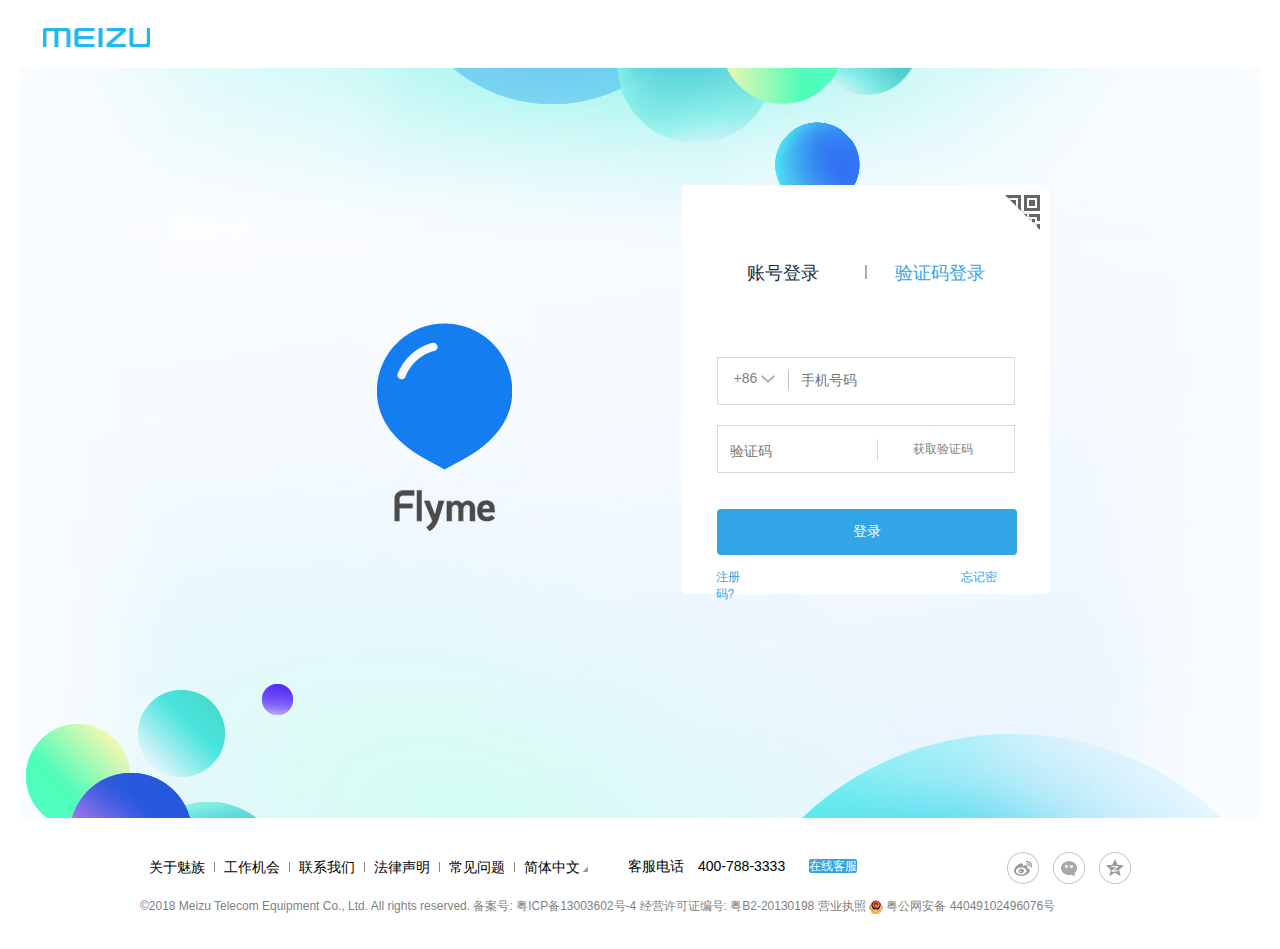
<file: meizu/verifyLogin/verifyLogin.html>
<!DOCTYPE html>
<html lang="en">
<head>
    <meta charset="UTF-8">
    <meta name="viewport" content="width=device-width, initial-scale=1.0">
    <meta http-equiv="X-UA-Compatible" content="ie=edge">
    <title>验证码登录</title>
    <link rel="stylesheet" href="css/style.css">
</head>
<body>
<!-- top -->
<div class="top">
    <div class="top1">
        <div class="top2">
        <a href="">
            <img src="images/xiaologo.png" alt="">
        </a>
        </div>  
    </div>
</div>








<!-- center -->
<div class="content">
    <div class="contentbj">
        <div class="login">
            <div class="login1">
                <div class="qr">
                        <a href=""><img src="images/download8.png" alt=""></a>
                </div>

                <div class="wenzi">
                    <a href="../IDLogin/IDLogin.html">
                        <span>账号登录</span>
                    </a>
                    <a href="verifyLogin/verifyLogin.html">
                        <p>验证码登录</p>
                    </a>
                </div>

                <form>
                    <div id="import1">
                        <p class="import11">
                                <span>
                                    +86
                                    <a href=""><img src="images/download1.png" alt=""></a>   
                                </span> 
                                <input  type="text" placeholder="手机号码">
                        </p>    
                    </div>
                    
                    <div id="import2">
                            <p class="import22">
                                <input  type="password" placeholder="验证码">
                                    <img src="images/shuxian2.png" alt="">
                                    <a href="">获取验证码</a>  
                            </p>    
                    </div>
                    <button class="but1">登录</button>
                </form>
                <div class="lanzi">
                    <a href="">注册</a>
                    <a href="" class="R0">忘记密码?</a>
                </div>
            </div>
        </div>
    </div>
</div>










<!-- bottom -->
<div class="btm">
    <div class="btm1">
        <ul>
            <li><a href="">关于魅族</a></li>
            <li><a href="">工作机会</a></li>
            <li><a href="">联系我们</a></li>
            <li><a href="">法律声明</a></li>
            <li><a href="">常见问题</a></li>
            <li class="Lr0"><a href="">简体中文</a></li>
            <li class="sj"><img src="images/xiaosanjiao.png" alt=""></li>
        </ul>
        <div class="kf">
            <span>客服电话</span>
            <p>400-788-3333</p>
            <a href="">在线客服</a>
        </div>

        <div id="Dsf">
            <a href=""></a>
            <a id="Dsf2" href="">
                <img src="images/download9.png" alt="">
            </a>
            <a href=""></a>
        </div>

        <div class="Ba">
            <span>©2018 Meizu Telecom Equipment Co., Ltd. All rights reserved.</span>
            <a href="">备案号: 粤ICP备13003602号-4</a>
            <a href="">经营许可证编号: 粤B2-20130198</a>
            <a href="">营业执照</a>
            <a href=""><img src="images/download7.png" alt=""></a>
            <a href="">粤公网安备 44049102496076号</a>
        </div>

    </div>

</div>
</body>
<script src="js/jquery-3.2.1.js"></script>
<script src="js/pull-down .js"></script>
</html>
</file>
<file: meizu/css/style.css>
body,ol,ul,h1,h2,h3,h4,h5,h6,p,th,td,dl,dd,form,fieldset,legend,input,textarea,select{margin:0;padding:0} 
body{font:12px "微软雅黑","Arial Narrow",HELVETICA;background:#fff;}
a{color:#172c45;text-decoration:none}
h1,h2,h3,h4,h5,h6{font-weight:100;}  
em{font-style:normal}
li{list-style:none}
img{border:0;vertical-align:middle} 



.nox{
    display:block;
    width:100%;
    height:120px;
    background:#ffffff;
}
.nox1{
    width:1263px;
    height:120px;
    margin:0 auto;
    position: relative;
}
.nox a{
    display:block;
    width:1263px;
    height:120px;
    margin:0 auto;
}
.nox a img:nth-child(1){
    width:1263px;
    height:120px;
    margin:0 auto;
}
.nox .removenox{
    width:20px;
    height:20px;
    display:block;
    position: absolute;
    right:0px;
    top:0px; 

}
.nox .removenox:hover{
    cursor:pointer;
}


@keyframes fadeInLeft {
    from {
      opacity: 0;
      transform: translate3d(-100%, 0, 0);
    }
  
    to {
      opacity: 1;
      transform: none;
    }
  }
  
  /*添加动画*/
.nox{
      animation-duration: 1.5s;
      animation-fill-mode: both;
      animation-name: fadeInLeft;
  }





#fixation{
    display:none;
}

#fixation div:nth-child(1){
        width: 50px;
        height: 50px;
        background:url(../images/gouwuche.png) no-repeat center;
        margin: 2px;
        position:fixed;
        right:0px;
        top:500px;
        z-index:3;
}
#fixation div:nth-child(2){
    width: 50px;
    height: 50px;
    background:url(../images/APP.png) no-repeat center;
    margin: 2px;
    position:fixed;
    right:0px;
    top:552px;
    z-index:3;
}


#fixation div:nth-child(3){
    width: 50px;
    height: 50px;
    margin: 2px;
    position:fixed;
    right:0px;
    top:605px;
    z-index:3;
    background:url(../images/fanhui.png) no-repeat center;
}





#fixation div:nth-child(1):hover{
    width:123px;
    background:url(../images/gouwuche2.png) no-repeat center;
    cursor:pointer;
    transition:all .3s;
}
#fixation div:nth-child(2):hover {
    width:213px;
    height:196px;
    position:fixed;
    right:0px;
    top:406px;
    z-index:2;
    background:url(../images/APPerweima.png) no-repeat center;
    cursor:pointer;
    transition:all .3s;
}




#fixation div:nth-child(3):hover{
    width:123px;

    background:url(../images/fanhui2.png) no-repeat center;
    cursor:pointer;
    transition:all .3s;
}












.topBar{
    height: 40px;
    background: #ddd;
    box-shadow: 0 5px 10px #000;
    text-align: right;

}
.car{
    width: 40px;
    height: 40px;
    display: inline-block;
    padding: 5px;
    position: relative;
}
.car img{
    height: 30px;
}
.car span{
    position: absolute;
    left: -10px;
    top: 10px;
    background:rgba(255,255,255,.3);
}

.hot-salelist1{
    width: 1240px;
    height:456px;
    margin: 0 auto;
    background:#f4f4f4;
}
hot-salelist1 .hot-salelistin1{
    width: 1240px;
    height:400px;
    margin: 0 auto;
}
hot-salelist1 .hot-salelistin1 ul:after{
    content: "";
    display: block;
    clear: both;
}
.hot-salelist1 .hot-salelistin1 ul li{
    width: 303px;
    height: 400px;  
    margin-right: 9px;
    float: left;
    position:relative;
}
.clothesp1{
    width:200px;
    height:26px;
    font-size:18px;
    color:#ffffff;   
    position:absolute;
    top:98%;
    right:30%;
    z-index:1;
}
.clothesp2{
    width:100px;
    height:20px;
    font-size:16px;
    font-weight:bold; 
    color:#ff0000;   
    position:absolute;
    top:106%;
    right:26%;
    z-index:1;
}
.addCar{
    border:none;
    width:103px;
    height:40px;
    position:absolute;
    top:104%;
    right:0%;
    z-index:1;
    border-radius:2px; 
    background:#31a5e7;
    color:#ffffff;
}
.addCar:active{
    background:#0084ff;
}
.blueblocak{
    width:303px;
    height:80px;
    background:#000000;
    opacity:.8;
    position: absolute;
    left:0%;
    top:94%;
}
.hot-salelist1 .hot-salelistin2 ul li{
    width: 303px;
    height: 400px;  
    margin-right: 0px;
    float: left;
}
.hot-salelist1 .hot-salelistin1 ul li img{
    width: 100%;
}












#LoutiNav {
    width: 32px;
    position: fixed;
    top: 150px;
    left: 50px;
    border: 1px solid #ddd;
    display: none;
}
#LoutiNav ul li {
    width: 32px;
    height: 32px;
    border-bottom: 1px dotted #DDDDDD;
    list-style: none;
    font-size: 12px;
    color: #666;
    text-align: center;
    line-height: 32px;
    position: relative;
    cursor: pointer;
}
#LoutiNav ul li span {
    width: 32px;
    height: 32px;
    position: absolute;
    top: 0;
    left: 0;
}
#LoutiNav ul li span {
    display: none;
}
#LoutiNav ul li.last {
    background: #C00;
    color: #fff;
    border-bottom: 1px solid #ddd;
}
#LoutiNav ul li:hover span {
    background: #c00;
    color: #fff;
    display: block;
}
#LoutiNav ul li.hover span {
    background: #c00;
    color: #fff;
    display: block;
}










.LoutiNav {
    width: 32px;
    position: fixed;
    top: 300px;
    left:1230px;
    display: none;
    z-index:3; 
}
.LoutiNav ul li {
    width: 32px;
    height: 32px;
    background:#31a5e7;
    color:#fff;
    margin-top:6px;
    list-style: none;
    font-size: 12px;
    text-align: center;
    line-height: 32px;
    position: relative;
    cursor: pointer;
    border-radius:50%; 
}
.LoutiNav ul li span {
    width: 32px;
    height: 32px;
    position: absolute;
    top: 0;
    left: 0;
}
.LoutiNav ul li span {
    display: none;
}
.LoutiNav ul li.last {
    background: #0084ff;
}
.LoutiNav ul li:hover span {
    background:  #0084ff;
    color: #fff;
    display: block;
}
.LoutiNav ul li.hover span {
    background: #0084ff;
    color: #fff;
    display: block;
}
.LoutiNav ul li:hover span.active {
    border-radius:50%;
    background: #0084ff;
    color: #fff;
    display: block;
}
.LoutiNav ul li span.active {
    background: #fff;
    color: #0084ff;
    display: block;
}








/* top */
.top{
    width:100%;
    height:100%;
}

.top1{
    width:100%;
    height:36px;
    margin:0 auto;
    background:#484848;
}
.top1 .top2{
    width:1221px;
    height:36px;
    margin:0 auto;
}
.top1 .top2 ul{
    padding-top:11px;
    float:left;
}
.top1 .top2 ul li{
    margin-right:22px;
    float:left;
}
.top1 .top2 ul .liR0{
    margin-right:0px;
}
.top1 .top2 ul li a{
    color:#aaaaaa;
    font-size:14px;
}
.top1 .top2 ul li a:hover{
    color:#f2f2f2;
    transition-duration:1s;
}

.top1 .top2 .topR{
    float:right;
    padding-top:8px; 
}
.top1 .top2 .topR span{
    color:#aaaaaa;
    line-height:22px;
    font-size:14px; 
    margin-left:10px;
}
.top1 .top2 .topR img{
    margin-top:-3px;
}



.top1 .top2 .topR:hover{
    cursor:pointer;
    position:relative;
}

.top1 .top2 .topR span:hover{
    color:#f2f2f2;
   
}
.top1 .top2 .topR .topRshow{
    width:1263px;
    height:320px;
    margin:0 auto;
    display:none;
    background: url(../images/app_down@2x_79700df.jpg) no-repeat center;
    position:absolute;
    right:-18px;
    top:36px;
}
.top1 .top2 .topR .topRshow div{
    position:absolute;
    right:42px;
    top:-231px;
}
.top1 .top2 .topR .topRshow img:nth-child(1){
    margin-top:225px;
    margin-left:388px;
}
.top1 .top2 .topR .topRshow img:nth-child(2){
    margin-top:225px;
    margin-left:491px;
}
.top1 .top2 .topR:hover .topRshow{
    cursor:default;
    display:block;
    z-index:1;
    transition: all .3s;
}


/* navigation */
.navwai{
    width:100%;
    height:82px;
    background:#fff;
    position:relative;
}
.nav{
    width:1231px;
    height:82px;
    margin:0 auto;
    background:#fff;
   
}
.nav a img{
    padding-top:28px;
    float: left;
}

.nav .navigation{
    float: left;
    padding:34px 0px 0px 310px; 
}
#meizu1{
    float: left;
    margin-right:40px;
    font-size:16px;
    color:#515151;
}
#meizu2{
    float: left; 
    margin-right:40px;
    font-size:16px;
    color:#515151;
}
#meizu3{
    float: left; 
    margin-right:40px;
    font-size:16px;
    color:#515151;
}
#meizu4{
    float: left;
    margin-right:40px;
    font-size:16px;
    color:#515151;
}
#meizu5{
    float: left;
    margin-right:none;
    font-size:16px;
    color:#515151;
}
.nav .navigation a:hover{
    color:#31a5e7;
    transition: all .3s;
}

#pull-down{
    display:none;
    width:100%;
    height:168px;
    background:rgb(255, 255, 255);
    margin:0 auto;
    position:absolute;
    right:0px;
    top:54px;
    z-index:1;
}
#meizushouji{
    width:834px;
    height:168px;
    background:#fff;
    display:flex;
    position:relative;
    margin:0 auto;
}
#meizushouji li{
    width:70px;
    height:112px;
    background:url(../images/shouji1.1.png) no-repeat;
    text-align:center;
    margin-right:70px;
    margin-top:30px;
}
#meizushouji li p{
    font-size:11px;
    color:#676767;
    padding-top:100px;
    display:block;
}









#pull-down2{
    display:none;
    width:100%;
    height:168px;
    background:rgb(255, 255, 255);
    margin:0 auto;
    position:absolute;
    right:0px;
    top:54px;
    z-index:1;
}
#meizushouji2{
    width:834px;
    height:168px;
    background:#fff;
    display:flex;
    position:relative;
    margin:0 auto;
}
#meizushouji2 li{
    width:70px;
    height:112px;
    background:url(../images/shouji2.1.png) no-repeat;
    text-align:center;
    margin-right:70px;
    margin-top:30px;
}
#meizushouji2 li p{
    font-size:11px;
    color:#676767;
    padding-top:100px;
    display:block;
}


#pull-down3{
    display:none;
    width:100%;
    height:168px;
    background:rgb(255, 255, 255);
    margin:0 auto;
    position:absolute;
    right:0px;
    top:54px;
    z-index:1;
}
#meizushouji3{
    width:834px;
    height:168px;
    background:#fff;
    display:flex;
    position:relative;
    margin:0 auto;
}
#meizushouji3 li{
    width:70px;
    height:112px;
    background:url(../images/shouji3.1.png) no-repeat;
    text-align:center;
    margin-right:70px;
    margin-top:30px;
}
#meizushouji3 li p{
    font-size:11px;
    color:#676767;
    padding-top:100px;
    display:block;
}



#pull-down4{
    display:none;
    width:100%;
    height:168px;
    background:rgb(255, 255, 255);
    margin:0 auto;
    position:absolute;
    right:0px;
    top:54px;
    z-index:1;
}
#meizushouji4{
    width:834px;
    height:168px;
    background:#fff;
    display:flex;
    position:relative;
    margin:0 auto;
}
#meizushouji4 li{
    width:70px;
    height:112px;
    background:url(../images/shouji4.1.png) no-repeat;
    text-align:center;
    margin-right:70px;
    margin-top:30px;
}
#meizushouji4 li p{
    font-size:11px;
    color:#676767;
    padding-top:100px;
    display:block;
}



#pull-down5{
    display:none;
    width:100%;
    height:168px;
    background:rgb(255, 255, 255);
    margin:0 auto;
    position:absolute;
    right:0px;
    top:54px;
    z-index:1;
}
#meizushouji5{
    width:834px;
    height:168px;
    background:#fff;
    display:flex;
    position:relative;
    margin:0 auto;
}
#meizushouji5 li{
    width:70px;
    height:112px;
    background:url(../images/shouji5.1.png) no-repeat;
    text-align:center;
    margin-right:70px;
    margin-top:30px;
}
#meizushouji5 li p{
    font-size:11px;
    color:#676767;
    padding-top:100px;
    display:block;
     
}






.nav .seek{
    width: 170px;
    height: 30px;
    background:#eeeeee;
    border-radius:50px; 
    float:left;
    margin-top:26px;
    margin-left:30px;
}
.nav .seek .wenben{
    width: 124px;
    height: 14px;
    background:#eeeeee;
    border: none;
    margin-top:8px;
    margin-left:14px;
    float: left;
    outline:0;
}
.nav .seek .seekimg img{
    float: left;
    margin-top:-20px;
}







.nav .seekRight{
    float:left;
    margin-left:24px;
    position:relative;
}
#Personal{
    width:22px;
    height:24px;
    position: relative;
}
#mypull-down{
    width:102px;
    height:154px;
    background:url(../images/mypull-down.png) no-repeat;
    position:absolute;
    right:14px;
    top:52px;
    border-radius:4px; 
    z-index:1;
    text-align:center;
    display:none;
}
#mypull-down li{
    margin-top:18px;
}
#mypull-down li a:hover{
    color:#31a5e7;
}
#Personal2{
    width:22px;
    height:50px;
    position:relative;
}
#Personal2 img:nth-child(1){
    margin-left:10px;

}

#Personal2 img:nth-child(2){
    margin-left:9px;
}

#Personal2 span{
    width:15px;
    height:15px;
    font-size:9px;
    text-align:center;
    color:#fff;
    background:url(../images/yuan.png) no-repeat center;
    position: absolute;
    top:22px;
    right:-2px;
}
#Personal2 .laji{
    margin-left: 10px;
}



/* banner */
#banner{
    width:100%;
    height:500px;
    margin:0 auto;
    background:#f4f4f4;
    position:relative;
}
#banner1{
width:1240px;
height: 500px;
margin: 0 auto;
position:relative;
}
.container{
    width: 1240px;
    height: 500px;
    margin:0 auto;
    position: absolute;
    top:0;
    left:0; 
    overflow: hidden;
}
.container ul li {
    width: 1240px;
    height: 500px;
    line-height: 500px;
    float: left;
}
.container ul li.active{
    z-index: 2;
    opacity: 1;
}
.container ul li.prev{
    z-index: 1;
}
.container ul{
    position: relative;
    z-index: 0;
}
#btn{
    width:100px;
    height: 40px;
    position: absolute;
    margin-top: -20px;
    z-index: 1;
}
#btn span{
    display: none;
    width: 40px;
    height: 40px;
    line-height: 40px;
    background: rgba(0,0,0,.6);
    text-align: center;
    color: #fff;
    font-size: 20px;
}
#btn span:first-child{
    float: left;
}
#btn span:last-child{
    float: right;
}
#btnlist {
    position: absolute;
    z-index: 1;
    top: 460px;
    left:370px;
    height: 8px;
    display:block;
    margin-left: -10px;
}
#btnlist span{
    width: 8px;
    height: 8px;
    display:block;
    float:left;
    background:rgba(0,0,0,.3);
    border-radius: 50%;
    margin-left: 14px;
    transition: all .5s;
}
#btnlist span:hover{
    cursor: pointer;
}
#btnlist span.active{
    background:#ddd;
    box-shadow: 0 0 5px #000;
    width: 8px;
    height: 8px;
    margin-left: 14px;
}



/* menu */
#menu{
    width:302px;
    height:500px;
    position:absolute;
    top:0;
    left:0;
}
.menuin{
    width:302px;
    height:500px;
}
#menu ul{
    width:302px;
    height:483px;
    background:#000;
    opacity:0.8;
    padding-top:17px;
}
#menu ul li{
    height: 57px;
    line-height: 57px;
}
#menu ul li a{
    display: block;
    color: rgb(255, 255, 255);
    font-size: 16px;
    padding-left: 38px;
    transition: all .3s;
}
#menu ul li a:hover{
    color:#31a5e7;
}

/* activity */
#activity{
    width:100%;
    height:190px;
    margin:0 auto;
    background:#f4f4f4;
}
.activityin{
    width:1240px;
    height:190px;
    margin:0 auto;
    padding-top:10px;
    
}
.activityin a{
    width:302px;
    height:180px;
    margin-right:10px;
    float: left;
}
.activityin .activityinR0{
    margin-right:0px;
}
.activityin a:hover{
    transition: all .2s;
    opacity: 0.9;
}


/* hot-sale */
.hot-sale{
    width:100%;
    height:105px;
    margin:0 auto;
    background:#f4f4f4;
}
.hot-sale .hot-salein{
    width:1240px;
    height:105px;
    margin:0 auto;
}
.hot-sale .hot-salein h3{
    color:#515151;
    font-size:28px;
    padding-top:55px;
}


.hot-salelist{
    width:100%;
    height:400px;
    background:#f4f4f4;
    margin:0 auto;
}
.hot-salelist .hot-salelistin{
    width:1240px;
    height:400px;
    margin:0 auto;
}



.phonelist{
    width:100%;
    height:410px;
    background:#f4f4f4;

}
.phonelist .hot-salelist{
    width:1240px;
    height:400px;
}



.accessories{
    width:100%;
    height:410px;
    background:#f4f4f4;

}
.accessories .hot-salelist{
    width:1240px;
    height:400px;
}




.hot-salelistin .hot-salelistinone{
    width:303px;
    height:400px;
    background:#fff;
    text-align:center;
    float:left;
    margin-right:9px;
}
.hot-salelistin .hot-salelistinone:hover{
    cursor:pointer;
    margin-top:-2px;
    box-shadow:0px 6px 15px rgb(185, 185, 185);
    transition: all .3s;
}
.hot-salelistin ul li:nth-child(4){
    margin-right:0px;
}
.hot-salelistin .hot-salelistinone a img{
    margin-top:34px;
}
.hot-salelistin .hot-salelistinone a p{
    margin-top:34px;
    font-size:16px;
    color:#333333;
}
.hot-salelistin .hot-salelistinone a h3{
    margin-top:12px;
    font-size:14px;
    color:#999999;
}
.hot-salelistin .hot-salelistinone a span{
    width:80px;
    height:20px;
    display: block;
    margin:12px auto 0px;
    text-align:center;
}
.hot-salelistin .hot-salelistinone a span h6{
    padding-top:2px;
    padding-left:6px;
    padding-right:4px;
    color:#cc0000;
    float:left;
}
.hot-salelistin .hot-salelistinone a span h2{
    margin-top:-2px;
    font-size:20px;
    color:#cc0000;
    float:left;
}
.hot-salelistin .hot-salelistinone a span em{
    margin-top:-2px;
    padding-top:3px;
    padding-left:5px;
    font-size:16px;
    color:#cc0000;
    float:left;
}









.hot-salelistin1 a{
    width:303px;
    height:400px;
}
.hot-salelistin1 .hot-salelistinone1{
    width:303px;
    height:400px;
    background:#fff;
    text-align:center;
    float:left;
    margin-right:9px;
}
.hot-salelistin1 .hot-salelistinone1:hover{
    cursor:pointer;
    margin-top:-2px;
    box-shadow:0px 6px 15px rgb(185, 185, 185);
    transition: all .3s;
}
.hot-salelistin1 ul li:nth-child(4){
    margin-right:0px;
}
.hot-salelistin1 .hot-salelistinone1 a img{
    margin-top:34px;
}
.hot-salelistin1 .hot-salelistinone1 a p{
    margin-top:34px;
    font-size:16px;
    color:#333333;
}
.hot-salelistin1 .hot-salelistinone1 a h3{
    margin-top:12px;
    font-size:14px;
    color:#999999;
}
.hot-salelistin1 .hot-salelistinone1 a span{
    width:80px;
    height:20px;
    display: block;
    margin:12px auto 0px;
    text-align:center;
}
.hot-salelistin1 .hot-salelistinone1 a span h6{
    padding-top:2px;
    padding-left:6px;
    padding-right:4px;
    color:#cc0000;
    float:left;
}
.hot-salelistin1 .hot-salelistinone1 a span h2{
    margin-top:-2px;
    font-size:20px;
    color:#cc0000;
    float:left;
}
.hot-salelistin1 .hot-salelistinone1 a span em{
    margin-top:-2px;
    padding-top:3px;
    padding-left:5px;
    font-size:16px;
    color:#cc0000;
    float:left;
}




/* phone */
.phone{
    width:100%;
    height:105px;
    margin:0 auto;
    background:#f4f4f4;
}
.phone .phonein{
    width:1240px;
    height:105px;
    margin:0 auto;
}
.phone .phonein h3{
    color:#515151;
    font-size:28px;
    padding-top:56px;
}


.phonein-list{
    width:100%;
    height:460px;
    background:#f4f4f4;
    padding:0px auto 10px;
}
.phonein-listin{
    width:1240px;
    height:450px;
    margin:0 auto;
}
.phonein-listin a:nth-child(1){
    width:615px;
    height:450px;
    float:left;
}
.phonein-listin a:nth-child(2){
    width:616px;
    height:220px;
    float:left;
    margin-left:9px;
}
.phonein-listin a:nth-child(3){
    width:303px;
    height:220px;
    float:left;
    margin-left:9px;
    margin-top:10px;
}
.phonein-listin a:nth-child(4){
    width:303px;
    height:220px;
    float:left;
    margin-left:9px;
    margin-top:10px;
}
.phonein-listin a:hover{
    opacity:.8;
    transition: all .3s;
}



.Buzz-products{
    width:100%;
    background:#f4f4f4;
}
.Buzz-productsin{
    width:1240px;
    height:388px;
    margin:0 auto;
}
.Buzz-productsin dl{
    width:303px;
    height:388px;
    background:#fff;
    float:left;
    margin-right:9px;
}
.Buzz-productsin dl:hover{
    cursor:pointer;
    margin-top:-2px;
    box-shadow:0px 6px 15px rgb(185, 185, 185);
    transition: all .3s;
}
.Buzz-productsin .Buzz-productsin4{
    margin-right:0px;
}
.Buzz-productsin dl dd img{
    margin:10px 0px 0px 14px;
    float:left;

}
.Buzz-productsin dl dd span{
    margin:25px 0 0 12px;
    font-size:14px;
    display:block;
    float:left;
    color:#515151;
}
.Buzz-productsin dl dd h3{
    width:274px;
    height:70px;
    margin:18px 15px 0 15px;
    font-size:16px;
    display:block;
    float:left;
    line-height:24px;
    color:#515151;
}
.Buzz-productsin dl dd p{
    width:50px;
    height:16px;
    margin:20px 15px 0 15px;
    font-size:14px;
    display:block;
    float:left;
    color:#999999;
}







.video{
    width:100%;
    height:296px;
    background:#f4f4f4;
}
.videoin{
    width:1240px;
    height:296px;
    margin:0 auto;
}
.videoin dl{
    width:303px;
    height:244px;
    background:#fff;
    float:left;
    margin-right:9px;
}
.videoin .videoin4{
    margin-right:0px;
}
.videoin dl dd{
    text-align:center;
    font-size:14px;
    line-height:54px;
}
.videoin dl:hover{
    cursor:pointer;
    margin-top:-2px;
    box-shadow:0px 6px 15px rgb(185, 185, 185);
    transition: all .3s;
}


/* bottom */
.bottom{
    width:100%;
    height:242px;
    background:#fff;
}
.bottom .bottomin{
    width:1263px;
    height:242px;
    margin:0 auto;
}
</file>
<file: meizu/IDLogin/css/style.css>
body,ol,ul,h1,h2,h3,h4,h5,h6,p,th,td,dl,dd,form,fieldset,legend,input,textarea,select{margin:0;padding:0} 
body{font:12px "微软雅黑","Arial Narrow",HELVETICA;background:#fff;}
a{color:#172c45;text-decoration:none}  
em{font-style:normal}
li{list-style:none}
h1,h2,h3,h4,h5,h6{font-weight:100;} 
img{border:0;vertical-align:middle} 


/* top */
.top{
    width:100%;
    height:100%;
}

.top1{
    width:100%;
    height:68px;
    margin:0 auto;
}
.top1 .top2{
    width:1263px;
    height:68px;
    background:#ffffff;
    margin:0 auto;
}
.top1 .top2 img{
    width:107px;
    height:19px;
    margin-top:28px;
    margin-left:34px;
}


/* center */
.content{
    width:1263px;
    height:750px;
    margin:0 auto;
}
.contentbj{
    width:1263px;
    height:750px;
    margin:0 auto;
    background:url(../images/download2.jpg) no-repeat center;
}
.contentbj .login{
    width:368px;
    height:503px;
    margin-left:673px;
    padding-top:70px;
}
.contentbj .login .login1{
    width:368px;
    height:503px;
    background:#fff;
    border-radius:4px;
}

.contentbj .login .login1 .qr{
    width:36px;
    height:36px;
    margin-left:323px;
    padding-top:10px;
}
.contentbj .login .login1 .wenzi{
    width:238px;
    height:22px;
    margin:30px auto 0px;
    font-size:18px;
    background:url(../images/shuxian.png) no-repeat center;
}
.contentbj .login .login1 .wenzi span{
    margin-right:76px;
    float:left;
    color:#32a5e7;
}
.contentbj .login .login1 .wenzi p{
    display:block;
    float:left;
    
}
.contentbj .login .login1 .wenzi p:hover{
    color:#008ec7;
}

.contentbj .login .login1 form{
    padding-top:72px;
    width:298px;
    height:200px;
    margin:0 auto;

}

#import1{
    width:296px;
    height:46px;
    background:#fff;
    border:1px solid #dadada;
}
#import1 input{
    width:180px;
    height:20px;
    border:none;
    color:#000000;
    font-size:14px;
    display:block;
    float:left;
    margin-top:12px;
    margin-left:12px;
    outline:0;
}


#import2{
    width:296px;
    height:46px;
    background:#fff;
    border:1px solid #dadada;
    margin-top:20px; 
}
#import2 input{
    width:145px;
    height:22px;
    border:none;
    color:#000000;
    font-size:14px;
    display:block;
    float:left;
    margin-top:14px;
    margin-left:12px;
    outline:0;
}
#import3 {
    display:block;
    width:296px;
    height:42px;
    border:1px solid #dadada;
    margin-top:20px; 
    background:url(../images/verify1.png) no-repeat center;
}
#import3 a{
    display:block;
    width:296px;
    height:42px;
    background:url(../images/verify1.png) no-repeat center;
}
#import3 a i{
    display:none;
    width:30px;
    height:30px;
    margin:6px 0px 0px 6px;
    float:left;
    background:url(../images/yuan.gif) no-repeat ;
}


#import3 :hover{
    background:url(../images/verify2.png) no-repeat center;
}
#import3 a:hover i{
    display:block;
}
#import3 a i:hover {
    display:none;
}





#kaung{
    display:block;
    width:12px;
    height:12px;
    background: #fff;
    border:1px solid #dadada;
    float:left;
    margin-top:23px;
}
#kaung:hover{
    cursor:pointer;
}

#import5 .kaung1{
    display:none;
    width:14px;
    height:14px;
    background:url(../images/dui.png) no-repeat center;
    float:left;
    margin-top:23px;
}
#import5 .kaung1:hover{
    cursor:pointer;
}

#import5:active .kaung1{
    display:block;
}
#import5:active #kaung{
    display:none;
}



#import5 span{
    padding-top:22px;
    margin-left:6px;
    float:left;
    font-size:14px;
    color:#7f7f7f;
}
#import5 span:hover{
    color:#000;
}












.contentbj .login button{
    width: 300px;
    height: 46px;
    text-align: center;
    line-height: 46spx;
    color: #ffffff;
    font-size: 14px;
    display: block;
    float: left;
    background: #32a5e7;
    border: none;
    margin-top: 36px;
    border-radius:4px;
}
.contentbj .login button:hover{
    cursor: pointer;
    background: #2b8cc5;
}

.contentbj .login .lanzi{
    width: 300px;
    height: 14px;
    margin:107px auto 0px;
}
.contentbj .login .lanzi a{
    margin-right:208px;
    color:#32a5e7;
}
.contentbj .login .lanzi .R0{
    margin-right:0px;
}


/* bottom */
.btm{
    width:1263px;
    height:131px;
    margin:0 auto;
    background:#ffffff;
}
.btm1{
    width:1000px;
    height:131px;
    margin:0 auto;
}
.btm1 ul{
    width:450px;
    height:14px;
    padding-top:44px;
    position:relative;
    float:left;
}
.btm ul li{
    float:left;
    width:74px;
    height:10px;
    text-align: center;
    line-height:10px;
    border-right:1px solid #888888; 
}
.btm ul li a{
    color:#000;
    font-size:14px;
}
.btm ul .Lr0{
    border-right:none; 
}
.btm ul .sj{
    width:5px;
    height:5px;
    position:absolute;
    right:2px;
    top:46px;
    border-right:none;
}
.btm1 .kf{
    padding-top:40px;
    margin-left:38px;
    float:left;
}
.btm1 .kf span{
    float:left;
    margin-right:14px;
    font-size:14px;
}
.btm1 .kf p{
    display:block;
    float:left;
    margin-right:24px;
    font-size:14px;
}
.btm1 .kf a{
    width:64px;
    height:20px;
    background:#32a5e7;
    border-radius:2px; 
    color:#fff;
}

#Dsf{
    width:125px;
    height:32px;
    margin-left:150px;
    padding-top:34px;
    float:left;
    position: relative;
}
#Dsf a:nth-child(1){
    width:32px;
    height:32px;
    float:left;
    margin-right:14px;
    background:url(../images/download3.png) no-repeat -218px -91px;
}
#Dsf a:nth-child(1):hover{
    background:url(../images/download3.png) no-repeat -218px -137px;
}

#Dsf a:nth-child(2){
    width:32px;
    height:32px;
    float:left;
    margin-right:14px;
    background:url(../images/download3.png) no-repeat -302px -91px;
    
}
#Dsf2 img{
    display:none;
    position:absolute;
    right:-88px;
    top:-243px;
}
#Dsf a:nth-child(2):hover{
    background:url(../images/download3.png) no-repeat -302px -137px;
}

#Dsf a:nth-child(3){
    width:32px;
    height:32px;
    float:left;
    background:url(../images/download3.png) no-repeat -344px -91px;
}
#Dsf a:nth-child(3):hover{
    background:url(../images/download3.png) no-repeat -344px -137px;
}

.btm1 .Ba{
    width:970px;
    height:12px;
    padding-top:80px;
    font-size:12px;
}
.btm1 .Ba a{
    color:#7f7f7f;
}
.btm1 .Ba span{
    color:#7f7f7f;
}
</file>
<file: meizu/register/css/style.css>
body,ol,ul,h1,h2,h3,h4,h5,h6,p,th,td,dl,dd,form,fieldset,legend,input,textarea,select{margin:0;padding:0} 
body{font:12px "微软雅黑","Arial Narrow",HELVETICA;background:#fff;}
a{color:#172c45;text-decoration:none}  
em{font-style:normal}
li{list-style:none}
h1,h2,h3,h4,h5,h6{font-weight:100;} 
img{border:0;vertical-align:middle} 


/* top */
.top{
    width:100%;
    height:100%;
}

.top1{
    width:100%;
    height:68px;
    margin:0 auto;
}
.top1 .top2{
    width:1263px;
    height:68px;
    background:#ffffff;
    margin:0 auto;
}
.top1 .top2 img{
    width:107px;
    height:19px;
    margin-top:28px;
    margin-left:34px;
}


/* center */
.content{
    width:1263px;
    height:750px;
    margin:0 auto;
}
.contentbj{
    width:1263px;
    height:750px;
    margin:0 auto;
    background:url(../images/download2.jpg) no-repeat center;
}
.contentbj .login{
    width:368px;
    height:503px;
    margin-left:673px;
    padding-top:70px;
}
.contentbj .login .login1{
    width:368px;
    height:482px;
    background:#fff;
    border-radius:4px;
}

.contentbj .login .login1 .qr{
    width:36px;
    height:36px;
    margin-left:323px;
    padding-top:10px;
}
.contentbj .login .login1 .wenzi{
    width:134px;
    height:22px;
    margin:30px auto 0px;
    font-size:18px;

}
.contentbj .login .login1 .wenzi span{
    float:left;
    color:#32a5e7;
}
.contentbj .login .login1 .wenzi p{
    display:block;
    float:left;
    
}
.contentbj .login .login1 .wenzi p:hover{
    color:#008ec7;
}

.contentbj .login .login1 form{
    padding-top:72px;
    width:298px;
    height:200px;
    margin:0 auto;

}

#import1{
    width:296px;
    height:46px;
    background:#fff;
    border:1px solid #dadada;
}
#import1 input{
    width:180px;
    height:20px;
    border:none;
    color:#000000;
    font-size:14px;
    display:block;
    float:left;
    margin-top:12px;
    margin-left:12px;
    outline:0;
}


#import2{
    width:296px;
    height:46px;
    background:#fff;
    border:1px solid #dadada;
    margin-top:20px; 
}
#import2 input{
    width:145px;
    height:22px;
    border:none;
    color:#000000;
    font-size:14px;
    display:block;
    float:left;
    margin-top:14px;
    margin-left:12px;
    outline:0;
}

#import3 ul{
    margin-top:35px; 
}
#import3 ul li{
    float:left;
}
#import3 ul li:nth-child(1) a{
    color:#515151;
}
#import3 ul li:nth-child(2) a{
    color:#00a7ea;
}
#import3 ul li:nth-child(3) a{
    color:#515151;
}
#import3 ul li:nth-child(4) a{
    color:#00a7ea;
    margin:5px;
}






#kaung{
    display:block;
    width:12px;
    height:12px;
    background: #fff;
    border:1px solid #dadada;
    float:left;
    margin-top:23px;
}
#kaung:hover{
    cursor:pointer;
}












.contentbj .login button{
    width: 300px;
    height: 46px;
    text-align: center;
    line-height: 46spx;
    color: #ffffff;
    font-size: 14px;
    display: block;
    float: left;
    background: #32a5e7;
    border: none;
    margin-top: 14px;
    border-radius:4px;
}
.contentbj .login button:hover{
    cursor: pointer;
    background: #2b8cc5;
}

.contentbj .login .lanzi{
    width: 300px;
    height: 14px;
    margin:72px auto 0px;
}
.contentbj .login .lanzi a{
    margin-right:208px;
    color:#32a5e7;
}
.contentbj .login .lanzi .R0{
    margin-right:0px;
}


/* bottom */
.btm{
    width:1263px;
    height:131px;
    margin:0 auto;
    background:#ffffff;
}
.btm1{
    width:1000px;
    height:131px;
    margin:0 auto;
}
.btm1 ul{
    width:450px;
    height:14px;
    padding-top:44px;
    position:relative;
    float:left;
}
.btm ul li{
    float:left;
    width:74px;
    height:10px;
    text-align: center;
    line-height:10px;
    border-right:1px solid #888888; 
}
.btm ul li a{
    color:#000;
    font-size:14px;
}
.btm ul .Lr0{
    border-right:none; 
}
.btm ul .sj{
    width:5px;
    height:5px;
    position:absolute;
    right:2px;
    top:46px;
    border-right:none;
}
.btm1 .kf{
    padding-top:40px;
    margin-left:38px;
    float:left;
}
.btm1 .kf span{
    float:left;
    margin-right:14px;
    font-size:14px;
}
.btm1 .kf p{
    display:block;
    float:left;
    margin-right:24px;
    font-size:14px;
}
.btm1 .kf a{
    width:64px;
    height:20px;
    background:#32a5e7;
    border-radius:2px; 
    color:#fff;
}

#Dsf{
    width:125px;
    height:32px;
    margin-left:150px;
    padding-top:34px;
    float:left;
    position: relative;
}
#Dsf a:nth-child(1){
    width:32px;
    height:32px;
    float:left;
    margin-right:14px;
    background:url(../images/download3.png) no-repeat -218px -91px;
}
#Dsf a:nth-child(1):hover{
    background:url(../images/download3.png) no-repeat -218px -137px;
}

#Dsf a:nth-child(2){
    width:32px;
    height:32px;
    float:left;
    margin-right:14px;
    background:url(../images/download3.png) no-repeat -302px -91px;
    
}
#Dsf2 img{
    display:none;
    position:absolute;
    right:-88px;
    top:-243px;
}
#Dsf a:nth-child(2):hover{
    background:url(../images/download3.png) no-repeat -302px -137px;
}

#Dsf a:nth-child(3){
    width:32px;
    height:32px;
    float:left;
    background:url(../images/download3.png) no-repeat -344px -91px;
}
#Dsf a:nth-child(3):hover{
    background:url(../images/download3.png) no-repeat -344px -137px;
}

.btm1 .Ba{
    width:970px;
    height:12px;
    padding-top:80px;
    font-size:12px;
}
.btm1 .Ba a{
    color:#7f7f7f;
}
.btm1 .Ba span{
    color:#7f7f7f;
}
</file>
<file: meizu/verifyLogin/css/style.css>
body,ol,ul,h1,h2,h3,h4,h5,h6,p,th,td,dl,dd,form,fieldset,legend,input,textarea,select{margin:0;padding:0} 
body{font:12px "微软雅黑","Arial Narrow",HELVETICA;background:#fff;}
a{color:#172c45;text-decoration:none}  
em{font-style:normal}
li{list-style:none}
img{border:0;vertical-align:middle} 


/* top */
.top{
    width:100%;
    height:100%;
}

.top1{
    width:100%;
    height:68px;
    margin:0 auto;
}
.top1 .top2{
    width:1263px;
    height:68px;
    background:#ffffff;
    margin:0 auto;
}
.top1 .top2 img{
    width:107px;
    height:19px;
    margin-top:28px;
    margin-left:34px;
}


/* center */
.content{
    width:1263px;
    height:750px;
    margin:0 auto;
}
.contentbj{
    width:1263px;
    height:750px;
    margin:0 auto;
    background:url(../images/download2.jpg) no-repeat center;
}
.contentbj .login{
    width:368px;
    height:409px;
    margin-left:673px;
    padding-top:117px;
}
.contentbj .login .login1{
    width:368px;
    height:409px;
    background:#fff;
    border-radius:4px;
}

.contentbj .login .login1 .qr{
    width:36px;
    height:36px;
    margin-left:323px;
    padding-top:10px;
}
.contentbj .login .login1 .wenzi{
    width:238px;
    height:22px;
    margin:30px auto 0px;
    font-size:18px;
    background:url(../images/shuxian.png) no-repeat center;
}
.contentbj .login .login1 .wenzi span{
    margin-right:76px;
    float:left;
}
.contentbj .login .login1 .wenzi span:hover{
    color:#000;
}
.contentbj .login .login1 .wenzi p{
    display:block;
    float:left;
    color:#32a5e7;
}
.contentbj .login .login1 .wenzi p:hover{
    color:#008ec7;
}

.contentbj .login .login1 form{
    padding-top:74px;
    width:298px;
    height:200px;
    margin:0 auto;

}

#import1{
    width:296px;
    height:46px;
    background:#fff;
    border:1px solid #dadada;
}
#import1 input{
    width:180px;
    height:20px;
    border:none;
    color:#000000;
    font-size:14px;
    display:block;
    float:left;
    margin-top:12px;
    margin-left:12px;
    outline:0;
}
#import1 span{
    width:54px;
    height:20px;
    display:block;
    margin-left:16px;
    font-size:14px;
    float:left;
    border-right:1px solid #c3c3c3;
    margin-top:12px;
    color:#7f7f7f;
}


#import2{
    width:296px;
    height:46px;
    background:#fff;
    border:1px solid #dadada;
    margin-top:20px; 
}
#import2 .import22 input{
    width:145px;
    height:22px;
    border:none;
    color:#000000;
    font-size:14px;
    display:block;
    float:left;
    margin-top:14px;
    margin-left:12px;
    outline:0;
}
#import2 .import22 a{
    margin-left:32px;
    line-height:46px;
    color:#7f7f7f;
}
#import2 .import22 img{
    margin-left:2px;
}
.contentbj .login button{
    width: 300px;
    height: 46px;
    text-align: center;
    line-height: 46spx;
    color: #ffffff;
    font-size: 14px;
    display: block;
    float: left;
    background: #32a5e7;
    border: none;
    margin-top: 36px;
    border-radius:4px;
}
.contentbj .login button:hover{
    cursor: pointer;
    background: #2b8cc5;
}

.contentbj .login .lanzi{
    width: 300px;
    height: 14px;
    margin:12px auto 0px;
}
.contentbj .login .lanzi a{
    margin-right:218px;
    color:#32a5e7;
}
.contentbj .login .lanzi .R0{
    margin-right:0px;
}


/* bottom */
.btm{
    width:1263px;
    height:131px;
    margin:0 auto;
    background:#ffffff;
}
.btm1{
    width:1000px;
    height:131px;
    margin:0 auto;
}
.btm1 ul{
    width:450px;
    height:14px;
    padding-top:44px;
    position:relative;
    float:left;
}
.btm ul li{
    float:left;
    width:74px;
    height:10px;
    text-align: center;
    line-height:10px;
    border-right:1px solid #888888; 
}
.btm ul li a{
    color:#000;
    font-size:14px;
}
.btm ul .Lr0{
    border-right:none; 
}
.btm ul .sj{
    width:5px;
    height:5px;
    position:absolute;
    right:2px;
    top:46px;
    border-right:none;
}
.btm1 .kf{
    padding-top:40px;
    margin-left:38px;
    float:left;
}
.btm1 .kf span{
    float:left;
    margin-right:14px;
    font-size:14px;
}
.btm1 .kf p{
    display:block;
    float:left;
    margin-right:24px;
    font-size:14px;
}
.btm1 .kf a{
    width:64px;
    height:20px;
    background:#32a5e7;
    border-radius:2px; 
    color:#fff;
}

#Dsf{
    width:125px;
    height:32px;
    margin-left:150px;
    padding-top:34px;
    float:left;
    position: relative;
}
#Dsf a:nth-child(1){
    width:32px;
    height:32px;
    float:left;
    margin-right:14px;
    background:url(../images/download3.png) no-repeat -218px -91px;
}
#Dsf a:nth-child(1):hover{
    background:url(../images/download3.png) no-repeat -218px -137px;
}

#Dsf a:nth-child(2){
    width:32px;
    height:32px;
    float:left;
    margin-right:14px;
    background:url(../images/download3.png) no-repeat -302px -91px;
    
}
#Dsf2 img{
    display:none;
    position:absolute;
    right:-88px;
    top:-243px;
}
#Dsf a:nth-child(2):hover{
    background:url(../images/download3.png) no-repeat -302px -137px;
}

#Dsf a:nth-child(3){
    width:32px;
    height:32px;
    float:left;
    background:url(../images/download3.png) no-repeat -344px -91px;
}
#Dsf a:nth-child(3):hover{
    background:url(../images/download3.png) no-repeat -344px -137px;
}

.btm1 .Ba{
    width:970px;
    height:12px;
    padding-top:80px;
    font-size:12px;
}
.btm1 .Ba a{
    color:#7f7f7f;
}
.btm1 .Ba span{
    color:#7f7f7f;
}
</file>
